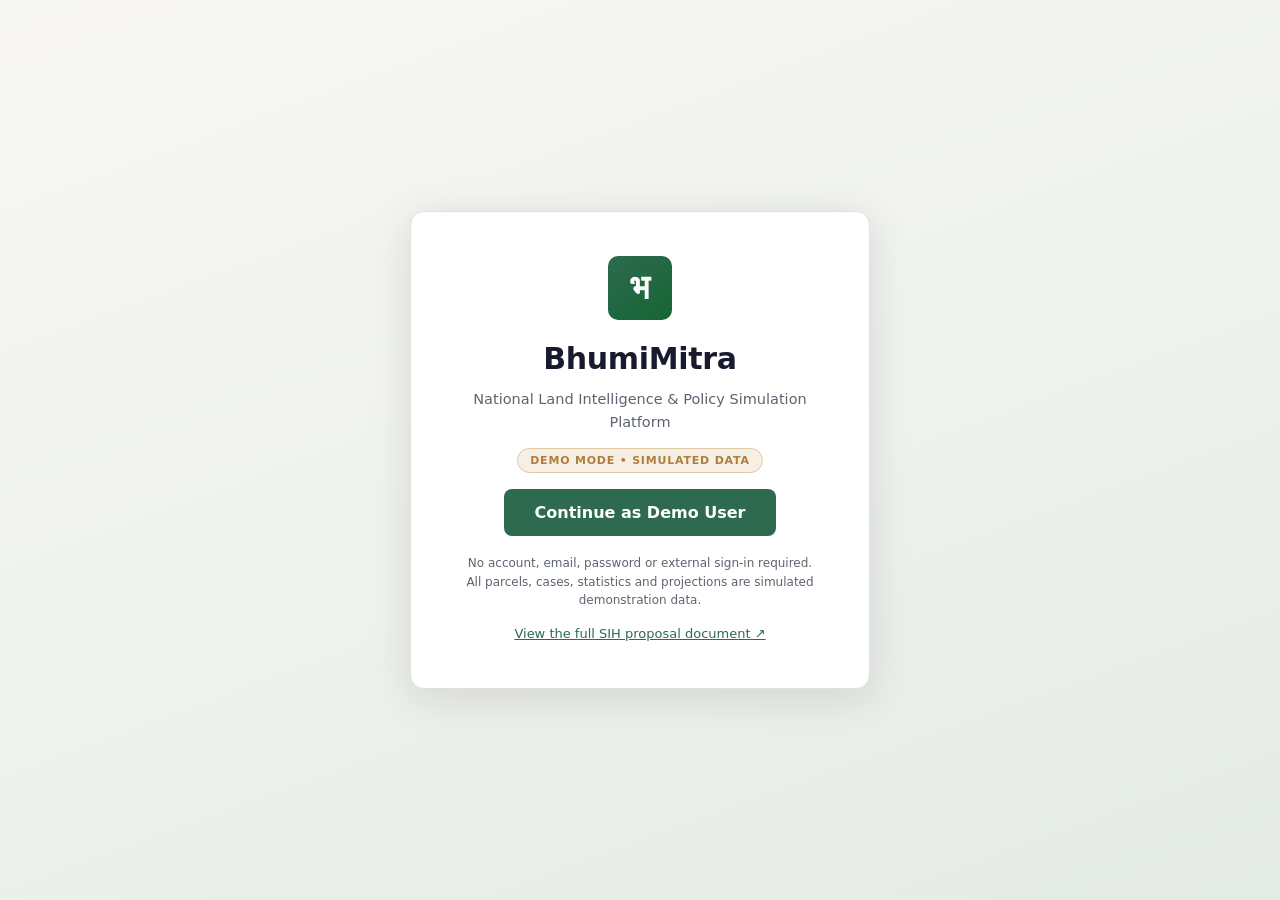
<file: index.html>
<!DOCTYPE html>
<html lang="en">
<head>
<meta charset="UTF-8" />
<meta name="viewport" content="width=device-width, initial-scale=1.0" />
<title>BhumiMitra — National Land Intelligence &amp; Policy Simulation Platform (Demo)</title>
<meta name="description" content="BhumiMitra demo platform: Digital Land Twin, GIS Explorer, Policy Impact Sandbox, Dispute Early Warning Radar, Research Hub and Ask BhumiMitra AI — trilingual (English / मराठी / हिन्दी), running on clearly-labeled simulated demo data. SIH 2026 · PS 26019 · DILRMP 3.0." />
<link rel="stylesheet" href="vendor/leaflet.css" />
<link rel="stylesheet" href="app.css" />
</head>
<body>

<!-- ================= DEMO GATE ================= -->
<div id="demo-gate" class="demo-gate" hidden>
  <div class="gate-card">
    <span class="brand-mark gate-mark" aria-hidden="true">भ</span>
    <h1>BhumiMitra</h1>
    <p class="gate-sub" data-i18n="gate.sub">National Land Intelligence &amp; Policy Simulation Platform</p>
    <span class="demo-flag" data-i18n="pill.demo">DEMO MODE • Simulated Data</span>
    <button id="gate-continue" class="btn btn-primary btn-lg" data-i18n="gate.cta">Continue as Demo User</button>
    <p class="fineprint gate-note"><span data-i18n="gate.note1">No account, email, password or external sign-in required.</span><br /><span data-i18n="gate.note2">All parcels, cases, statistics and projections are simulated demonstration data.</span></p>
    <p class="gate-links"><a href="proposal.html" data-i18n="gate.link">View the full SIH proposal document ↗</a></p>
  </div>
</div>

<div id="app-shell" hidden>

<!-- ================= HEADER ================= -->
<header class="appbar">
  <div class="appbar-top">
    <a class="brand" href="#" id="brand-home" aria-label="BhumiMitra home">
      <span class="brand-mark" aria-hidden="true">भ</span>
      <span class="brand-text">
        <strong>BhumiMitra</strong>
        <small data-i18n="brand.sub">National Land Intelligence &amp; Policy Platform</small>
      </span>
      <span class="badge-ready">DILRMP 3.0 Ready</span>
    </a>

    <div class="macro-pills" aria-label="Live national macro metrics (demo)">
      <span class="pill demo-pill"><i class="dot dot-ochre"></i><span data-i18n="pill.demo">DEMO MODE • Simulated Data</span></span>
      <span class="pill"><i class="dot dot-green"></i><span data-i18n="pill.ror">Digitized RoRs</span> <b>99.81%</b></span>
      <span class="pill"><i class="dot dot-ochre"></i><span data-i18n="pill.ulpin">ULPINs</span> <b>40.58+ Cr</b></span>
      <span class="pill"><i class="dot dot-navy"></i><span data-i18n="pill.rccms">RCCMS Courts</span> <b>94.1%</b></span>
    </div>

    <div class="appbar-actions">
      <div class="lang-wrap">
        <button id="lang-btn" class="lang-btn" aria-haspopup="true" aria-expanded="false" aria-label="Language">🌐 <span id="lang-label">English</span> <span aria-hidden="true">▾</span></button>
        <div id="lang-menu" class="profile-menu lang-menu" role="menu" hidden>
          <button role="menuitem" data-lang="en">English</button>
          <button role="menuitem" data-lang="mr">मराठी</button>
          <button role="menuitem" data-lang="hi">हिन्दी</button>
        </div>
      </div>

      <label class="role-switch">
        <span class="sr-only">Operational view</span>
        <select id="role-select" aria-label="Switch operational role view">
          <option value="researcher" data-i18n="role.researcher">Policy Researcher</option>
          <option value="collector" data-i18n="role.collector">District Collector</option>
          <option value="lro" data-i18n="role.lro">Land Records Officer</option>
        </select>
      </label>

      <div class="profile-wrap">
        <button id="profile-btn" class="profile-btn" aria-haspopup="true" aria-expanded="false">
          <span class="avatar" aria-hidden="true">DU</span> <span data-i18n="profile.btn">Demo User</span> <span aria-hidden="true">▾</span>
        </button>
        <div id="profile-menu" class="profile-menu" role="menu" hidden>
          <div class="pm-head">
            <strong data-i18n="profile.btn">Demo User</strong>
            <span data-i18n="profile.role">Government Researcher</span>
            <span data-i18n="profile.org">BhumiMitra Research Lab</span>
            <span class="risk-badge risk-low" data-i18n="profile.status">Demo Account</span>
          </div>
          <button role="menuitem" data-act="profile" data-i18n="profile.menu.profile">Profile</button>
          <button role="menuitem" data-act="reset" data-i18n="profile.menu.reset">Reset Demo</button>
          <button role="menuitem" data-act="logout" data-i18n="profile.menu.logout">Logout</button>
        </div>
      </div>

      <a class="link-quiet" href="proposal.html">Proposal&nbsp;Doc ↗</a>
      <button id="nav-toggle" class="nav-toggle" aria-expanded="false" aria-controls="mainnav">☰ <span class="sr-only">Menu</span></button>
    </div>
  </div>

  <nav id="mainnav" class="mainnav" aria-label="Main tabs">
    <button class="navtab active" data-tab="dashboard" aria-selected="true" data-i18n="nav.dashboard">Dashboard</button>
    <button class="navtab" data-tab="gis" aria-selected="false" data-i18n="nav.gis">GIS Explorer</button>
    <button class="navtab" data-tab="policylab" aria-selected="false" data-i18n="nav.policylab">Policy Lab</button>
    <button class="navtab" data-tab="twin" aria-selected="false" data-i18n="nav.twin">Digital Land Twin</button>
    <button class="navtab" data-tab="radar" aria-selected="false" data-i18n="nav.radar">Dispute Radar</button>
    <button class="navtab" data-tab="research" aria-selected="false" data-i18n="nav.research">Research Hub</button>
    <button class="navtab" data-tab="rag" aria-selected="false" data-i18n="nav.rag">Ask BhumiMitra AI</button>
    <button class="navtab" data-tab="reports" aria-selected="false" data-i18n="nav.reports">Reports</button>
  </nav>
</header>

<div class="role-banner" id="role-banner" hidden></div>

<main>

<!-- ================= TAB · DASHBOARD ================= -->
<section id="tab-dashboard" class="tabpanel active" aria-label="National Dashboard">
  <div class="wrap">
    <div class="section-head">
      <div>
        <h1 data-i18n="dash.title">National Land Intelligence Dashboard</h1>
        <p class="subtitle" data-i18n="dash.subtitle">Federated view across five demo states — land use, climate risk, urban expansion, disputes and infrastructure.</p>
      </div>
      <span class="demo-flag" data-i18n="flag.demoPlatform">Demo Platform Data</span>
    </div>

    <div class="metrics-strip" id="metrics-strip" aria-label="Platform intelligence metrics"></div>

    <div class="card map-card">
      <div class="map-controls">
        <div class="ctl">
          <label for="map-search" data-i18n="map.search">Search location</label>
          <input id="map-search" type="search" placeholder="e.g. Pune, Warangal, Maharashtra" autocomplete="off" data-i18n-ph="map.searchPh" />
        </div>
        <div class="ctl">
          <label for="state-select" data-i18n="map.state">State</label>
          <select id="state-select">
            <option value="ALL" data-i18n="map.allStates">All demo states</option>
            <option value="MH">Maharashtra</option>
            <option value="KA">Karnataka</option>
            <option value="GJ">Gujarat</option>
            <option value="TG">Telangana</option>
            <option value="MP">Madhya Pradesh</option>
          </select>
        </div>
        <div class="ctl">
          <label for="layer-select" data-i18n="map.layer">Layer</label>
          <select id="layer-select">
            <option value="landuse" data-i18n="layer.landuse">Land Use (Agri %)</option>
            <option value="climate" data-i18n="layer.climate">Climate Risk Composite</option>
            <option value="urban" data-i18n="layer.urban">Urban Expansion</option>
            <option value="disputes" data-i18n="layer.disputes">Dispute Density</option>
            <option value="infra" data-i18n="layer.infra">Infrastructure Index</option>
          </select>
        </div>
        <div class="ctl ctl-buttons">
          <button class="btn btn-ghost" id="map-reset" data-i18n="map.reset">Reset</button>
          <button class="btn btn-ghost" id="map-compare" data-i18n="map.compare">Compare MH vs KA</button>
          <button class="btn btn-primary" id="goto-gis" data-i18n="map.openGis">Open GIS Explorer →</button>
        </div>
      </div>
      <div class="map-body">
        <div id="national-map" class="map" role="application" aria-label="Interactive national intelligence map"></div>
        <div class="map-side">
          <div class="legend" id="map-legend" aria-label="Map legend"></div>
          <div class="compare-box" id="compare-box" hidden>
            <h3 data-i18n="compare.title">Region Comparison — Maharashtra vs Karnataka</h3>
            <table class="mini-table">
              <thead><tr><th data-i18n="preset.region">Region</th><th>Maharashtra</th><th>Karnataka</th></tr></thead>
              <tbody id="compare-body"></tbody>
            </table>
          </div>
          <p class="fineprint" data-i18n="map.fineprint">Schematic demo boundaries — not official Survey of India geometry. Tile data © OpenStreetMap contributors.</p>
        </div>
      </div>
    </div>

    <div class="grid-2">
      <div class="card">
        <div class="card-head"><h2><span data-i18n="lu.title">Land Use Analytics —</span> <span id="lu-state-name">Maharashtra</span></h2><span class="demo-flag small" data-i18n="flag.demoPlatform">Demo Platform Data</span></div>
        <p class="card-sub" data-i18n="lu.sub">Share of geographic area (%), 2015 → 2025. Urban growth vs agricultural contraction is the key policy signal.</p>
        <div class="chart-box"><canvas id="landuse-chart" aria-label="Land use change chart"></canvas></div>
      </div>
      <div class="card">
        <div class="card-head"><h2><span data-i18n="cl.title">Climate-Land Intelligence —</span> <span id="cl-state-name">Maharashtra</span></h2><span class="demo-flag small" data-i18n="flag.demoPlatform">Demo Platform Data</span></div>
        <p class="card-sub" data-i18n="cl.sub">Parcel-weighted risk exposure indices (0–100).</p>
        <div class="risk-list" id="climate-risks"></div>
      </div>
    </div>

    <div class="grid-2">
      <div class="card">
        <div class="card-head"><h2><span data-i18n="rs.title">Research Highlights —</span> <span id="rs-state-name">Maharashtra</span></h2><span class="demo-flag small" data-i18n="flag.demoDataset">Demo Dataset</span></div>
        <ul class="prose-list" id="state-research"></ul>
        <button class="btn btn-ghost" id="goto-research" data-i18n="dash.gotoResearch">Open Research Hub →</button>
      </div>
      <div class="card">
        <div class="card-head"><h2><span data-i18n="pl.title">Policy Information —</span> <span id="pl-state-name">Maharashtra</span></h2><span class="demo-flag small" data-i18n="flag.simulated">Simulated</span></div>
        <p class="policy-note" id="state-policy"></p>
        <button class="btn btn-ghost" id="goto-policylab" data-i18n="dash.gotoPolicy">Open Policy Lab →</button>
      </div>
    </div>
  </div>
</section>

<!-- ================= TAB · GIS EXPLORER ================= -->
<section id="tab-gis" class="tabpanel" aria-label="GIS Explorer" hidden>
  <div class="wrap">
    <div class="section-head">
      <div>
        <h1 data-i18n="gis.title">GIS Explorer</h1>
        <p class="subtitle" data-i18n="gis.subtitle">Drill down State → District → Demo Region. Toggle land-use, climate, urban-growth, dispute and infrastructure overlays on a live interactive map.</p>
      </div>
      <span class="demo-flag" data-i18n="flag.demoGeo">Demo GeoJSON · Simulated layers</span>
    </div>

    <div class="card">
      <div class="gis-controls">
        <div class="ctl"><label for="gis-state" data-i18n="gis.state">State</label><select id="gis-state"></select></div>
        <div class="ctl"><label for="gis-district" data-i18n="gis.district">District</label><select id="gis-district"></select></div>
        <div class="ctl"><label for="gis-region" data-i18n="gis.region">Demo Region</label><select id="gis-region"></select></div>
        <div class="ctl ctl-buttons"><button class="btn btn-ghost" id="gis-reset" data-i18n="gis.reset">Reset View</button></div>
      </div>

      <div class="gis-body">
        <div id="gis-map" class="map" role="application" aria-label="GIS Explorer interactive map"></div>
        <div class="map-side">
          <div class="layer-panel" aria-label="Layer toggles">
            <h4 data-i18n="gis.layers">Layers</h4>
            <label class="layer-toggle"><input type="checkbox" id="lyr-landuse" checked /> <span data-i18n="lyr.landuse">Land Use</span></label>
            <label class="layer-toggle"><input type="checkbox" id="lyr-climate" /> <span data-i18n="lyr.climate">Climate Risk</span></label>
            <label class="layer-toggle"><input type="checkbox" id="lyr-urban" /> <span data-i18n="lyr.urban">Urban Growth</span></label>
            <label class="layer-toggle"><input type="checkbox" id="lyr-disputes" /> <span data-i18n="lyr.disputes">Dispute Hotspots</span></label>
            <label class="layer-toggle"><input type="checkbox" id="lyr-infra" /> <span data-i18n="lyr.infra">Infrastructure</span></label>
            <label class="layer-toggle"><input type="checkbox" id="lyr-water" /> <span data-i18n="lyr.water">Water Bodies</span></label>
          </div>
          <div class="legend" id="gis-legend"></div>
        </div>
      </div>

      <div class="grid-2" style="margin-top:16px">
        <div class="region-info" id="gis-region-info">
          <h3 data-i18n="gis.infoTitle">Region Land-Use Information</h3>
          <p class="fineprint" data-i18n="gis.infoHint">Select a demo region to view its land-use, climate-risk and dispute profile.</p>
        </div>
        <div class="region-info" id="gis-climate-info">
          <h3 data-i18n="gis.climateTitle">Climate Risk Profile</h3>
          <p class="fineprint" data-i18n="gis.climateHint">Driven by the selected region's demo water-stress and heat indices.</p>
        </div>
      </div>
      <p class="fineprint" data-i18n="gis.fineprint">All layer values are simulated demo data rendered over OpenStreetMap base tiles. Boundaries are schematic.</p>
    </div>
  </div>
</section>

<!-- ================= TAB · POLICY LAB ================= -->
<section id="tab-policylab" class="tabpanel" aria-label="Policy Lab" hidden>
  <div class="wrap">
    <div class="section-head">
      <div>
        <h1 data-i18n="policy.title">Policy Lab</h1>
        <p class="subtitle" data-i18n="policy.subtitle">Policy Impact Sandbox and Counterfactual Simulator — test legislative and fiscal reforms before gazette notification.</p>
      </div>
      <span class="demo-flag" data-i18n="flag.simResult">Simulated Demo Results</span>
    </div>

    <div class="card sandbox-card">
      <div class="card-head">
        <h2 data-i18n="sb.title">Policy Impact Sandbox</h2>
        <span class="demo-flag small" data-i18n="flag.simResult">Simulated Demo Result</span>
      </div>
      <p class="card-sub" data-i18n="sb.sub">Example scenario: “Convert 500 hectares of agricultural land into an industrial development zone in Pune over 5 years.”</p>

      <form id="sandbox-form" class="sandbox-form" novalidate>
        <div class="ctl">
          <label for="sb-region" data-i18n="sb.region">Region</label>
          <select id="sb-region">
            <option value="MH">Maharashtra — Pune</option>
            <option value="KA">Karnataka — Bengaluru</option>
            <option value="GJ">Gujarat — Dholera</option>
            <option value="TG">Telangana — Warangal</option>
            <option value="MP">Madhya Pradesh — Bhopal</option>
          </select>
        </div>
        <div class="ctl">
          <label for="sb-change" data-i18n="sb.change">Land-use change</label>
          <select id="sb-change">
            <option value="agri-industrial" data-i18n="ch.industrial">Agricultural → Industrial zone</option>
            <option value="agri-urban" data-i18n="ch.urban">Agricultural → Residential/Urban</option>
            <option value="agri-solar" data-i18n="ch.solar">Agricultural → Solar park</option>
            <option value="forest-eco" data-i18n="ch.eco">Degraded → Afforestation/Eco zone</option>
            <option value="agri-protect" data-i18n="ch.protect">Agricultural protection / conservation</option>
          </select>
        </div>
        <div class="ctl">
          <label for="sb-area" data-i18n="sb.area">Area (hectares)</label>
          <input id="sb-area" type="number" min="10" max="100000" step="10" value="500" />
        </div>
        <div class="ctl">
          <label for="sb-policy" data-i18n="sb.policy">Policy type</label>
          <select id="sb-policy">
            <option value="conversion" data-i18n="pt.conversion">Direct conversion (CLU order)</option>
            <option value="pooling" data-i18n="pt.pooling">Land pooling scheme</option>
            <option value="lease" data-i18n="pt.lease">Long-term lease model</option>
            <option value="acquisition" data-i18n="pt.acquisition">Acquisition &amp; rehabilitation</option>
          </select>
        </div>
        <div class="ctl">
          <label for="sb-horizon" data-i18n="sb.horizon">Time horizon</label>
          <select id="sb-horizon">
            <option value="5" data-i18n="h.5">5 years</option>
            <option value="10" selected data-i18n="h.10">10 years</option>
            <option value="15" data-i18n="h.15">15 years</option>
          </select>
        </div>
        <div class="ctl ctl-buttons">
          <button type="submit" class="btn btn-primary" id="sb-run" data-i18n="sb.run">Run Simulation</button>
        </div>
      </form>
      <p id="sandbox-error" class="form-error" role="alert" hidden></p>

      <div class="thinking" id="sandbox-loading" hidden><span class="spinner" aria-hidden="true"></span> <span data-i18n="sb.loading">Running land impact simulation…</span></div>

      <div id="sandbox-result" hidden>
        <h3 class="flow-title" data-i18n="sb.flowTitle">CURRENT STATE → POLICY SCENARIO → PROJECTED IMPACT</h3>
        <div class="flow-strip" id="sandbox-flow"></div>
        <div class="impact-grid" id="sandbox-impacts"></div>
        <div class="scenario-compare" id="scenario-compare" hidden>
          <h3 data-i18n="cmp.title">Scenario A vs Scenario B</h3>
          <table class="mini-table">
            <thead><tr><th data-i18n="preset.region">Region</th><th id="sa-head">Scenario A</th><th id="sb-head">Scenario B</th></tr></thead>
            <tbody id="scenario-body"></tbody>
          </table>
          <p class="fineprint" id="scenario-note"></p>
        </div>
      </div>

      <div class="sandbox-actions">
        <button class="btn btn-ghost" id="compare-scenarios-btn" data-i18n="cmp.btn">Compare Scenarios (Industrial vs Agricultural Protection)</button>
      </div>
      <div id="preset-compare" hidden>
        <h3 class="flow-title" data-i18n="preset.title">PRESET COMPARISON — SIMULATED DEMO RESULT</h3>
        <div class="grid-2">
          <div class="scenario-card" id="preset-a"></div>
          <div class="scenario-card" id="preset-b"></div>
        </div>
        <div class="table-scroll" style="margin-top:12px">
          <table class="mini-table preset-table">
            <thead><tr><th data-i18n="preset.region">Region</th><th data-i18n="preset.a">Scenario A — Industrial Development</th><th data-i18n="preset.b">Scenario B — Agricultural Protection</th></tr></thead>
            <tbody id="preset-body"></tbody>
          </table>
        </div>
      </div>
    </div>

    <div class="grid-sim">
      <div class="card sim-controls">
        <h2 data-i18n="sim.title">Policy Counterfactual Simulator</h2>
        <p class="card-sub" data-i18n="sim.sub">Agent-based levers calibrated on demo transaction distributions.</p>

        <div class="lever">
          <div class="lever-head"><label for="sl-ceiling" data-i18n="lev.ceiling">Statutory Land Ceiling Adjustment</label><output id="out-ceiling">0%</output></div>
          <input type="range" id="sl-ceiling" min="-40" max="40" step="5" value="0" />
          <p class="lever-hint" data-i18n="levh.ceiling">Negative = tighter ceilings (more redistribution pressure); positive = relaxed ceilings.</p>
        </div>

        <div class="lever">
          <div class="lever-head"><label for="sl-stamp" data-i18n="lev.stamp">Registration Stamp Duty Rate</label><output id="out-stamp">6.0%</output></div>
          <input type="range" id="sl-stamp" min="1" max="9" step="0.5" value="6" />
          <p class="lever-hint" data-i18n="levh.stamp">Current band in most states: 5–7%. Cuts drive formalization; very low rates invite speculation.</p>
        </div>

        <div class="lever">
          <div class="lever-head"><label for="sl-tenancy" data-i18n="lev.tenancy">Tenancy Rights Security Index</label><output id="out-tenancy">50</output></div>
          <input type="range" id="sl-tenancy" min="20" max="100" step="5" value="50" />
          <p class="lever-hint" data-i18n="levh.tenancy">20 = informal/concealed tenancy; 100 = model tenancy law with full rental-authority coverage.</p>
        </div>

        <button class="btn btn-primary btn-block" id="sim-recalc" data-i18n="sim.recalc">Recalculate Scenario</button>
        <div class="verdict-card" id="sim-verdict" aria-live="polite"></div>
      </div>

      <div class="sim-right">
        <div class="card">
          <div class="card-head"><h2 data-i18n="sim.chartTitle">10-Year Projections (2026 → 2036)</h2><span class="demo-flag small" data-i18n="flag.demoCalib">Demo calibration</span></div>
          <div class="chart-box tall"><canvas id="sim-chart" aria-label="Ten year policy projection chart"></canvas></div>
          <p class="fineprint" data-i18n="sim.chartNote">Indices baseline = 100 at 2026 policy settings (ceiling 0%, duty 6%, tenancy 50). Credit axis in ₹ Crores (right).</p>
        </div>
        <div class="card guardrails">
          <div class="card-head"><h2 data-i18n="gr.title">Policy Guardrails — Automated Recommendations</h2></div>
          <ul id="sim-guardrails"></ul>
        </div>
      </div>
    </div>
  </div>
</section>

<!-- ================= TAB · DIGITAL LAND TWIN ================= -->
<section id="tab-twin" class="tabpanel" aria-label="Digital Land Twin and Parcel Biography" hidden>
  <div class="wrap">
    <div class="section-head">
      <div>
        <h1 data-i18n="twin.title">Digital Land Twin &amp; Parcel Biography</h1>
        <p class="subtitle" data-i18n="twin.subtitle">Region-level twin (PAST → PRESENT → FUTURE) and parcel-level biographies with interactive cadastral maps.</p>
      </div>
      <span class="demo-flag" data-i18n="flag.demoParcel">Demo parcels · Simulated records</span>
    </div>

    <div class="card">
      <div class="card-head"><h2 data-i18n="twin.regionTitle">Region Twin — PAST → PRESENT → FUTURE</h2><span class="demo-flag small" data-i18n="flag.simulated">Simulated</span></div>
      <div class="gis-controls">
        <div class="ctl"><label for="twin-state" data-i18n="twin.state">State</label><select id="twin-state"></select></div>
        <div class="ctl"><label for="twin-district" data-i18n="twin.district">District</label><select id="twin-district"></select></div>
        <div class="ctl"><label for="twin-region" data-i18n="twin.region">Demo Region</label><select id="twin-region"></select></div>
      </div>
      <div class="twin-ppf" id="twin-ppf"></div>
      <p class="fineprint" id="twin-ppf-note"></p>
    </div>

    <div class="card">
      <div class="twin-search">
        <label for="parcel-search" class="sr-only">Search parcels</label>
        <input id="parcel-search" type="search" placeholder="Search by 14-digit Bhu-Aadhaar (ULPIN), Survey Number, Village or Parcel Code…" autocomplete="off" data-i18n-ph="twin.searchPh" />
        <button class="btn btn-primary" id="parcel-search-btn" data-i18n="twin.open">Open Twin</button>
      </div>
      <div class="quick-row" id="quick-parcels" aria-label="Quick select demo parcels"></div>
      <p id="parcel-error" class="form-error" role="alert" hidden></p>
    </div>

    <div id="twin-empty" class="card empty-state">
      <p data-i18n="twin.empty">Select a demo parcel above to open its Territorial Digital Twin — map, health card, biography and interactive life timeline.</p>
    </div>

    <div id="twin-detail" hidden>
      <div class="grid-twin">
        <div class="card">
          <div class="card-head"><h2 data-i18n="twin.cadastral">Cadastral View</h2><span class="status-badge" id="parcel-status"></span></div>
          <div id="parcel-map" class="map map-parcel" role="application" aria-label="Parcel cadastral map"></div>
          <p class="fineprint"><span class="risk-badge risk-low" data-i18n="flag.demoParcel">Demo Parcel</span> · <span data-i18n="twin.swatchNote">Boundary: litigated · clean · watch. Demo geometry, not a government record.</span></p>
        </div>

        <div class="card">
          <div class="card-head"><h2 data-i18n="twin.health">Parcel Health Card</h2><span class="demo-flag small" data-i18n="flag.demoParcel">Demo Parcel</span></div>
          <div class="twin-head-block">
            <p class="twin-ulpin" id="t-ulpin"></p>
            <p class="twin-geo" id="t-geo"></p>
          </div>
          <div class="metric-grid" id="t-metrics"></div>
          <p class="zoning-tag" id="t-zoning"></p>
          <div class="biography-box">
            <h3><span class="ai-chip">AI</span> <span data-i18n="twin.bioTitle">Parcel Biography</span></h3>
            <p id="t-bio"></p>
          </div>
          <div class="role-extra" id="t-role-extra" hidden></div>
        </div>
      </div>

      <div class="card">
        <div class="card-head"><h2 data-i18n="twin.timelineTitle">Chronological Life Timeline</h2><span class="demo-flag small" data-i18n="flag.clickExpand">Click events to expand</span></div>
        <ol class="life-timeline" id="t-timeline"></ol>
      </div>
    </div>
  </div>
</section>

<!-- ================= TAB · DISPUTE RADAR ================= -->
<section id="tab-radar" class="tabpanel" aria-label="Dispute Early Warning Radar" hidden>
  <div class="wrap">
    <div class="section-head">
      <div>
        <h1 data-i18n="radar.title">Dispute Early Warning Radar</h1>
        <p class="subtitle" data-i18n="radar.subtitle">Predictive 6–12 month dispute forecasting (RCCMS analytics) — fusing unmutated-inheritance backlogs, boundary resurvey mismatches and fragmentation depth into taluk-level flashpoint risk.</p>
      </div>
      <span class="demo-flag" data-i18n="flag.demoRccms">Demo RCCMS analytics</span>
    </div>

    <div class="radar-summary" id="radar-summary"></div>

    <div class="card">
      <div class="card-head">
        <h2 data-i18n="radar.register">Taluk Risk Register</h2>
        <div class="radar-actions">
          <button class="btn btn-ghost" id="radar-filter-high" data-i18n="radar.filterHigh">Show high-flashpoint only</button>
          <button class="btn btn-primary" id="radar-export" hidden>Export Intervention Plan (CSV)</button>
        </div>
      </div>
      <div class="table-scroll">
        <table class="data-table" id="radar-table">
          <thead>
            <tr>
              <th scope="col" data-i18n="rth.taluk">Taluk / District</th>
              <th scope="col" data-i18n="rth.risk">Risk Category</th>
              <th scope="col" class="num" data-i18n="rth.parcels">Total Parcels</th>
              <th scope="col" class="num" data-i18n="rth.cases">Pending RCCMS Cases</th>
              <th scope="col" data-i18n="rth.pendency">Avg. Pendency</th>
              <th scope="col" data-i18n="rth.driver">Primary Conflict Driver</th>
              <th scope="col" data-i18n="rth.intervention">Proactive Intervention</th>
            </tr>
          </thead>
          <tbody id="radar-body"></tbody>
        </table>
      </div>
      <p class="fineprint" data-i18n="radar.fineprint">Anonymized demo records — no real personal or case information. Pendency and case counts are simulated.</p>
    </div>

    <div class="grid-2">
      <div class="card">
        <div class="card-head"><h2 data-i18n="radar.mixTitle">Dispute Category Mix</h2><span class="demo-flag small" data-i18n="flag.demo">Demo</span></div>
        <div class="risk-list" id="dispute-mix"></div>
      </div>
      <div class="card">
        <div class="card-head"><h2 data-i18n="radar.logicTitle">Radar Logic — How Onset Is Predicted</h2></div>
        <ul class="prose-list" id="radar-logic">
          <li data-i18n="rlog.1"></li>
          <li data-i18n="rlog.2"></li>
          <li data-i18n="rlog.3"></li>
          <li data-i18n="rlog.4"></li>
          <li data-i18n="rlog.5"></li>
        </ul>
      </div>
    </div>
  </div>
</section>

<!-- ================= TAB · RESEARCH HUB ================= -->
<section id="tab-research" class="tabpanel" aria-label="Research Hub" hidden>
  <div class="wrap">
    <div class="section-head">
      <div>
        <h1 data-i18n="research.title">Research Intelligence Hub</h1>
        <p class="subtitle" data-i18n="research.subtitle">Search the demo research corpus — papers, policy briefs, government reports and case studies across the five demo states.</p>
      </div>
      <span class="demo-flag" data-i18n="flag.demoDataset">Demo Dataset</span>
    </div>

    <div class="card">
      <div class="research-controls">
        <div class="ctl ctl-grow">
          <label for="rs-q" data-i18n="research.search">Search</label>
          <input id="rs-q" type="search" placeholder="e.g. “urban expansion”, “climate risk”, “stamp duty”" autocomplete="off" data-i18n-ph="research.searchPh" />
        </div>
        <div class="ctl"><label for="rs-state" data-i18n="research.state">State</label><select id="rs-state"><option value="" data-i18n="research.allStates">All states</option></select></div>
        <div class="ctl"><label for="rs-year" data-i18n="research.year">Year</label><select id="rs-year"><option value="" data-i18n="research.allYears">All years</option></select></div>
        <div class="ctl"><label for="rs-topic" data-i18n="research.topic">Topic</label><select id="rs-topic"><option value="" data-i18n="research.allTopics">All topics</option></select></div>
        <div class="ctl"><label for="rs-type" data-i18n="research.type">Research Type</label><select id="rs-type"><option value="" data-i18n="research.allTypes">All types</option></select></div>
      </div>
      <p class="fineprint" id="rs-count"></p>
    </div>

    <div id="research-results" class="research-results"></div>
    <div id="research-empty" class="card empty-state" hidden><p><span data-i18n="research.empty">No demo research matches those filters. Broaden the search or</span> <button class="btn btn-ghost" id="rs-clear" data-i18n="research.clear">clear filters</button>.</p></div>
  </div>
</section>

<!-- ================= TAB · ASK BHUMIMITRA AI ================= -->
<section id="tab-rag" class="tabpanel" aria-label="Ask BhumiMitra AI" hidden>
  <div class="wrap">
    <div class="section-head">
      <div>
        <h1 data-i18n="ai.title">Ask BhumiMitra AI</h1>
        <p class="subtitle" data-i18n="ai.subtitle">Geo-GraphRAG research copilot — natural-language queries across land-governance legislation, simulated judgments and spatial evidence, answered with structured citations.</p>
      </div>
      <span class="demo-flag" data-i18n="flag.intent">Offline demo · Intent-based response engine</span>
    </div>

    <div class="card">
      <div class="twin-search">
        <label for="rag-input" class="sr-only">Research query</label>
        <input id="rag-input" type="search" placeholder="e.g. What are the major land-use changes in Maharashtra?" autocomplete="off" data-i18n-ph="ai.ph" />
        <button class="btn btn-primary" id="rag-search-btn" data-i18n="ai.ask">Ask BhumiMitra AI</button>
      </div>
      <div class="chip-row" id="rag-chips" aria-label="Example questions"></div>
    </div>

    <div id="rag-empty" class="card empty-state">
      <p data-i18n="ai.empty">Ask a question or pick an example above. The demo response engine always returns a grounded answer with insights, datasets, research, policy documents and GIS-layer citations.</p>
    </div>

    <div id="rag-answer" hidden>
      <div class="card answer-card">
        <p class="answer-q" id="rag-q"></p>
        <div class="thinking" id="rag-thinking" hidden>
          <span class="spinner" aria-hidden="true"></span> <span data-i18n="ai.thinking">Traversing knowledge graph · linking entities · grounding claims…</span>
        </div>
        <div id="rag-body" hidden>
          <h3><span data-i18n="ai.direct">Direct Answer</span> <span class="demo-flag small" data-i18n="ai.simResponse">Simulated AI Response</span></h3>
          <p class="answer-text" id="rag-text"></p>
          <div class="grid-2 answer-grid">
            <div><h3 data-i18n="ai.insights">Key Insights</h3><ul class="prose-list" id="rag-insights"></ul></div>
            <div><h3 data-i18n="ai.next">Suggested Next Actions</h3><ul class="prose-list" id="rag-next"></ul></div>
            <div><h3 data-i18n="ai.datasets">Relevant Datasets</h3><ul class="prose-list" id="rag-datasets"></ul></div>
            <div><h3 data-i18n="ai.research">Relevant Research</h3><ul class="prose-list" id="rag-research"></ul></div>
            <div><h3 data-i18n="ai.policy">Policy Documents</h3><ul class="prose-list" id="rag-policy"></ul></div>
            <div><h3 data-i18n="ai.layers">Related GIS Layers</h3><ul class="prose-list" id="rag-layers"></ul></div>
          </div>
          <p class="fineprint" data-i18n="ai.fineprint">Citations marked “demo/illustrative” reference document types, not verifiable official publications. No claim here is official Government of India statistics.</p>
        </div>
      </div>
    </div>
  </div>
</section>

<!-- ================= TAB · REPORTS ================= -->
<section id="tab-reports" class="tabpanel" aria-label="Report Generator" hidden>
  <div class="wrap">
    <div class="section-head">
      <div>
        <h1 data-i18n="reports.title">Policy Report Generator</h1>
        <p class="subtitle" data-i18n="reports.subtitle">Assemble a demo policy report from the selected region, scenario, research evidence and GIS findings — then preview, print or download.</p>
      </div>
      <span class="demo-flag" data-i18n="flag.simulated">Simulated Report</span>
    </div>

    <div class="card">
      <div class="research-controls">
        <div class="ctl"><label for="rp-region" data-i18n="rp.region">Region</label><select id="rp-region"></select></div>
        <div class="ctl"><label for="rp-scenario" data-i18n="rp.scenario">Policy Scenario</label><select id="rp-scenario">
          <option value="agri-industrial" data-i18n="rp.scen.industrial">Agricultural → Industrial (500 ha, 5 yr)</option>
          <option value="agri-protect" data-i18n="rp.scen.protect">Agricultural Protection (500 ha, 5 yr)</option>
          <option value="agri-solar" data-i18n="rp.scen.solar">Agricultural → Solar Park (300 ha, 10 yr)</option>
        </select></div>
        <div class="ctl ctl-grow"><label for="rp-research" data-i18n="rp.research">Research Evidence</label><select id="rp-research"></select></div>
        <div class="ctl"><label data-i18n="rp.findings">GIS Findings</label>
          <div class="gis-findings">
            <label class="layer-toggle"><input type="checkbox" id="rp-f-climate" checked /> <span data-i18n="rp.fClimate">Climate risk layer</span></label>
            <label class="layer-toggle"><input type="checkbox" id="rp-f-urban" checked /> <span data-i18n="rp.fUrban">Urban growth layer</span></label>
            <label class="layer-toggle"><input type="checkbox" id="rp-f-disputes" /> <span data-i18n="rp.fDisputes">Dispute hotspots</span></label>
          </div>
        </div>
        <div class="ctl ctl-buttons">
          <button class="btn btn-primary" id="rp-generate" data-i18n="rp.generate">Generate Report</button>
        </div>
      </div>
    </div>

    <div id="report-output" hidden>
      <div class="card">
        <div class="card-head">
          <h2 data-i18n="rp.preview">Report Preview</h2>
          <div class="radar-actions">
            <button class="btn btn-ghost" id="rp-print" data-i18n="rp.print">Print / Save as PDF</button>
            <button class="btn btn-primary" id="rp-download" data-i18n="rp.download">Download Demo Report</button>
          </div>
        </div>
        <div id="report-preview" class="report-preview"></div>
      </div>
    </div>
  </div>
</section>

</main>

<footer class="app-footer">
  <div class="wrap">
    <p><strong>BhumiMitra</strong> <span data-i18n="foot.1">— Bharat Land Intelligence Ecosystem · SIH 2026 · PS ID 26019 · Aligned with DILRMP 3.0, InDEA 2.0, NDEAR &amp; DPDP Act 2023.</span></p>
    <p class="fineprint" data-i18n="foot.2">DEMO MODE • Self-contained prototype. All figures, parcels, cases, research records and projections are simulated demo data and must not be cited as official statistics or real government records.</p>
  </div>
</footer>

</div><!-- /app-shell -->

<div id="modal-backdrop" class="modal-backdrop" hidden>
  <div class="modal" role="dialog" aria-modal="true" aria-labelledby="modal-title">
    <div class="modal-head"><h2 id="modal-title"></h2><button id="modal-close" class="modal-close" aria-label="Close dialog">✕</button></div>
    <div class="modal-body" id="modal-body"></div>
  </div>
</div>

<div id="toast" class="toast" role="status" aria-live="polite" hidden></div>

<script src="vendor/leaflet.js"></script>
<script src="vendor/chart.umd.js"></script>
<script src="i18n.js"></script>
<script src="i18n-mr.js"></script>
<script src="i18n-hi.js"></script>
<script src="content-i18n.js"></script>
<script src="data.js"></script>
<script src="data2.js"></script>
<script src="app.js"></script>
</body>
</html>
</file>
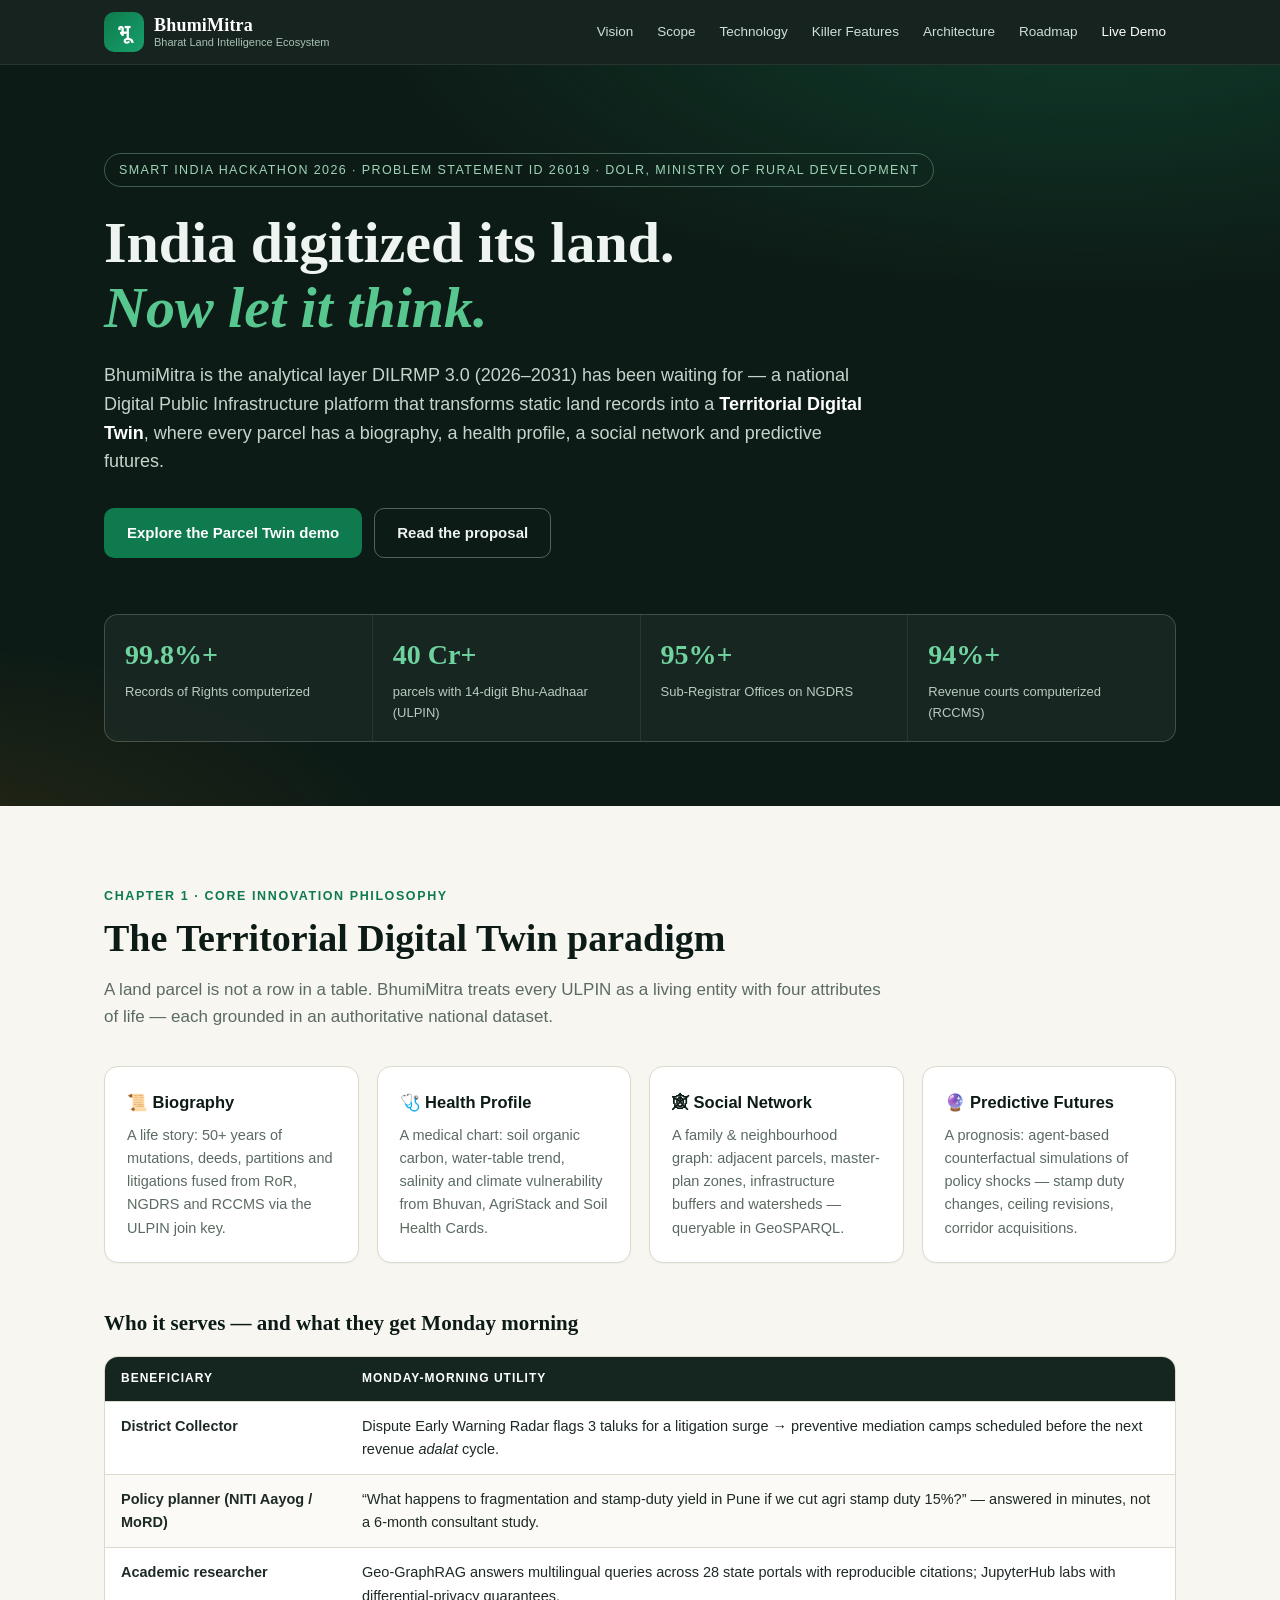
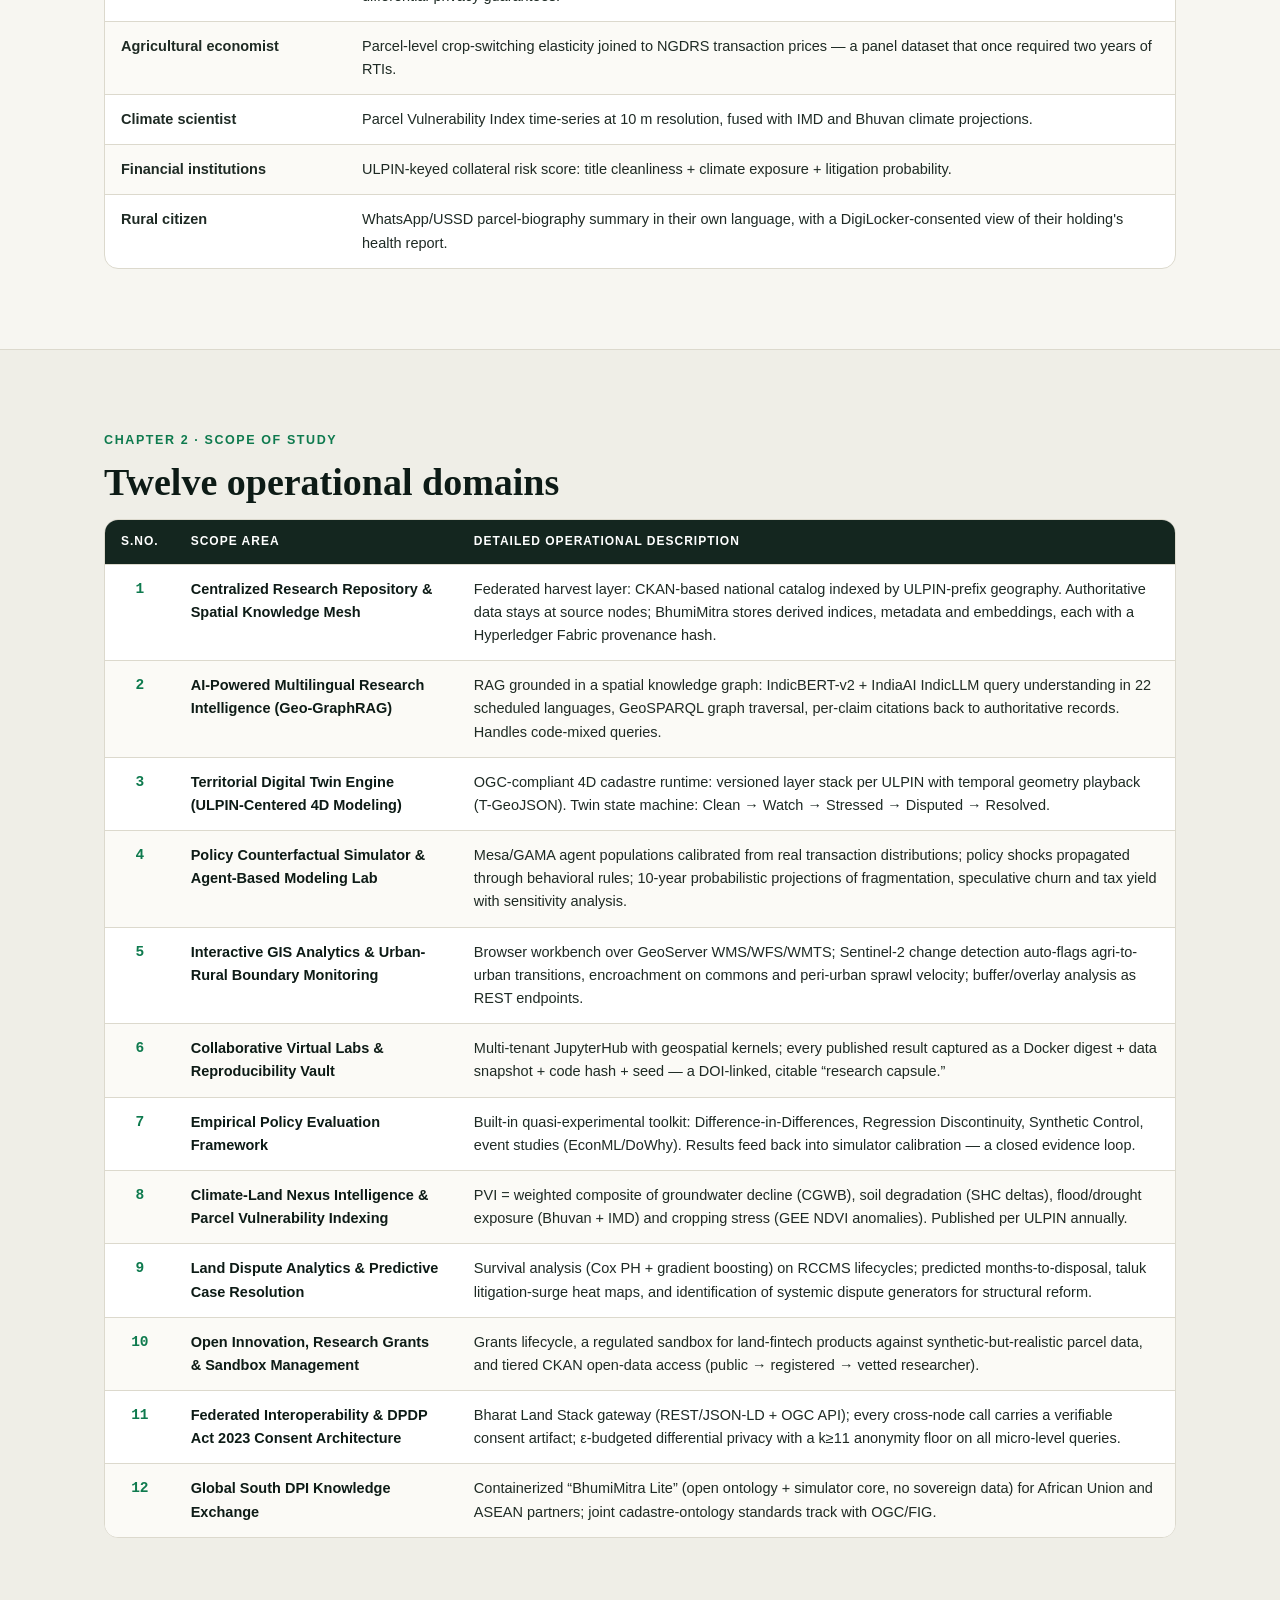
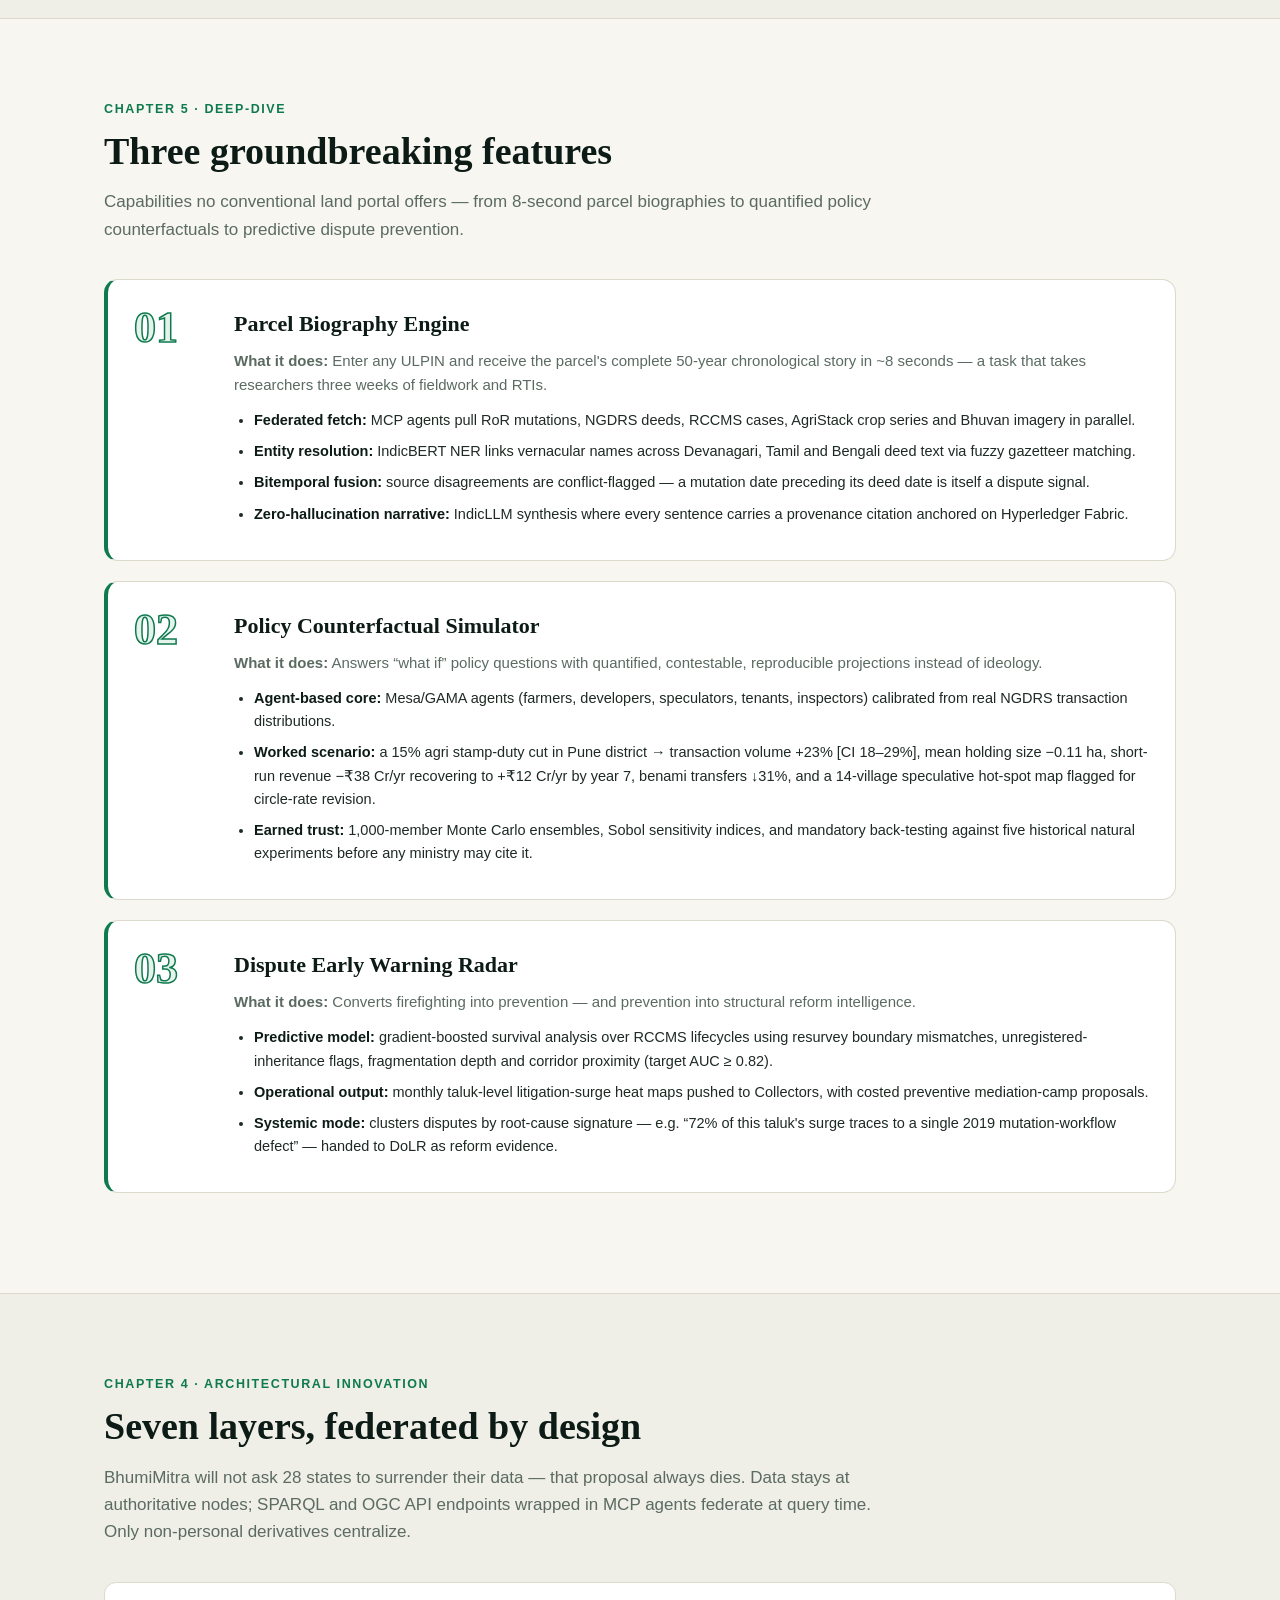
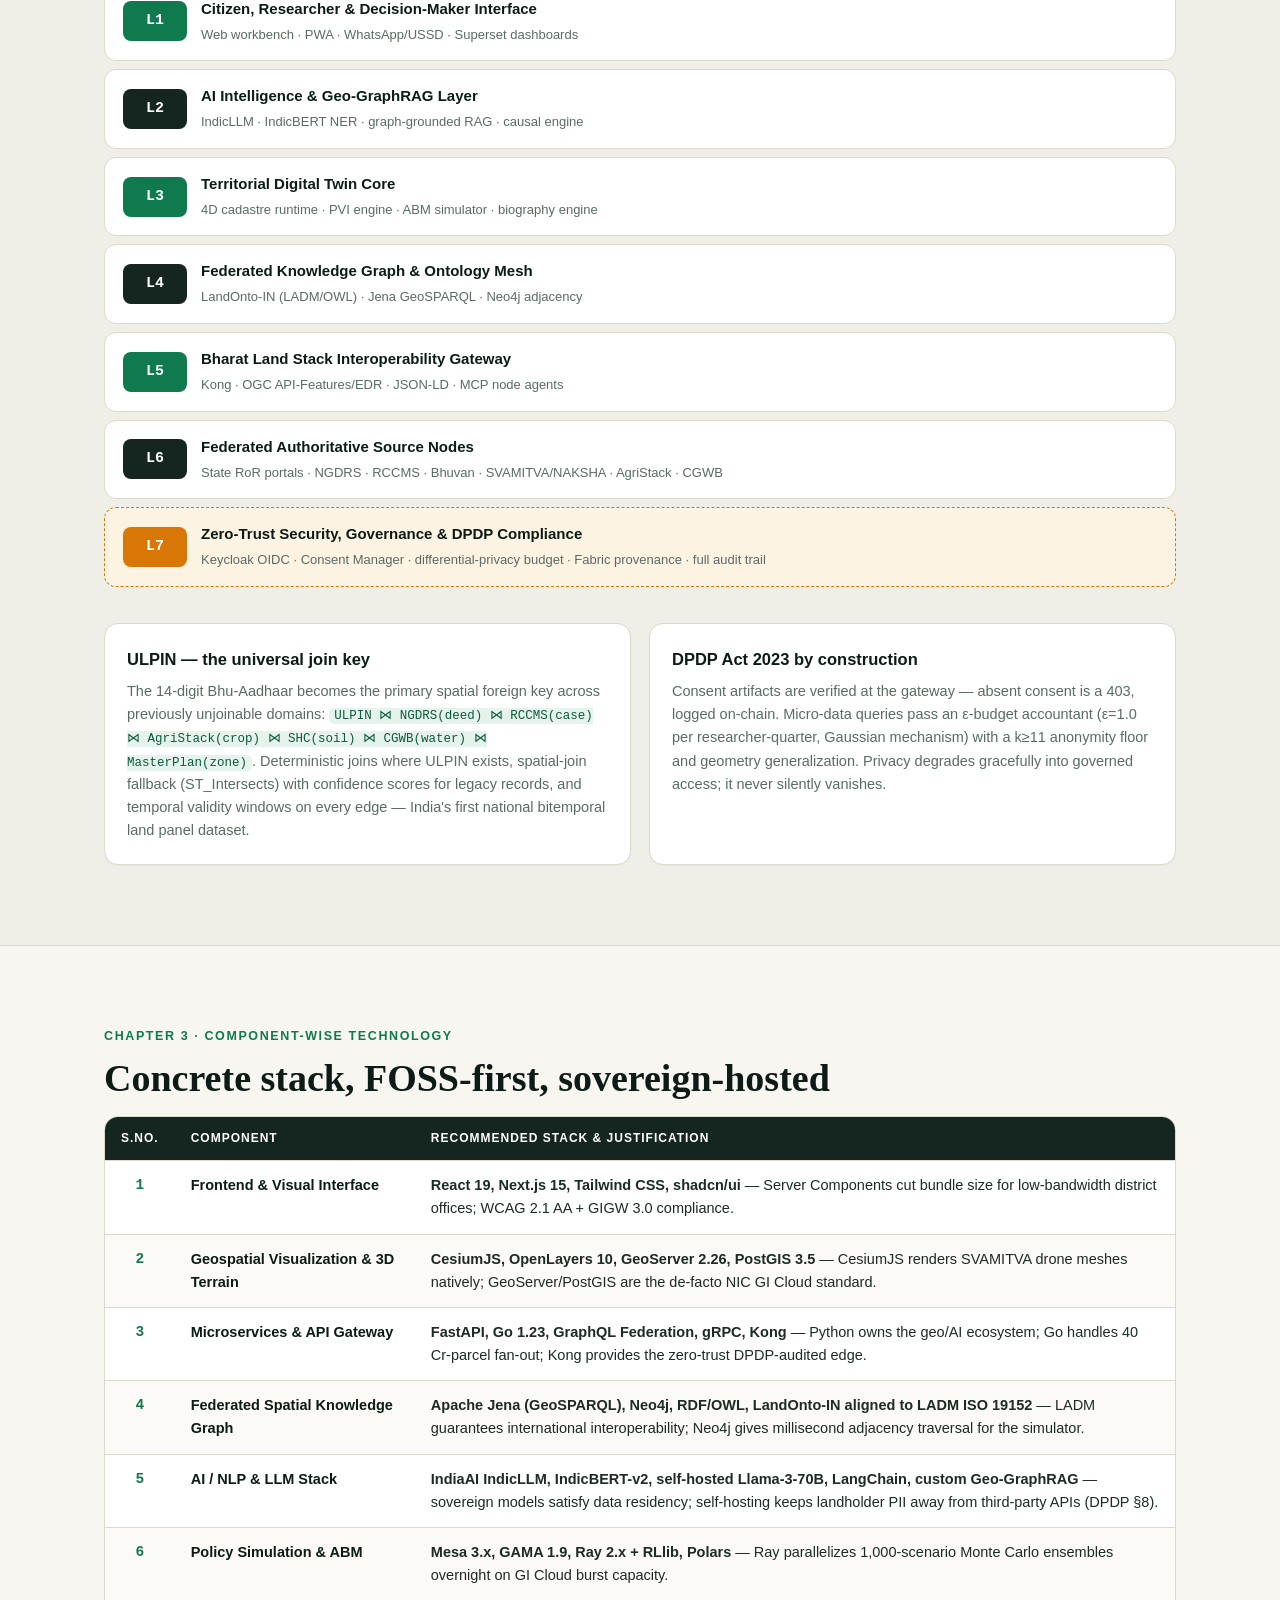
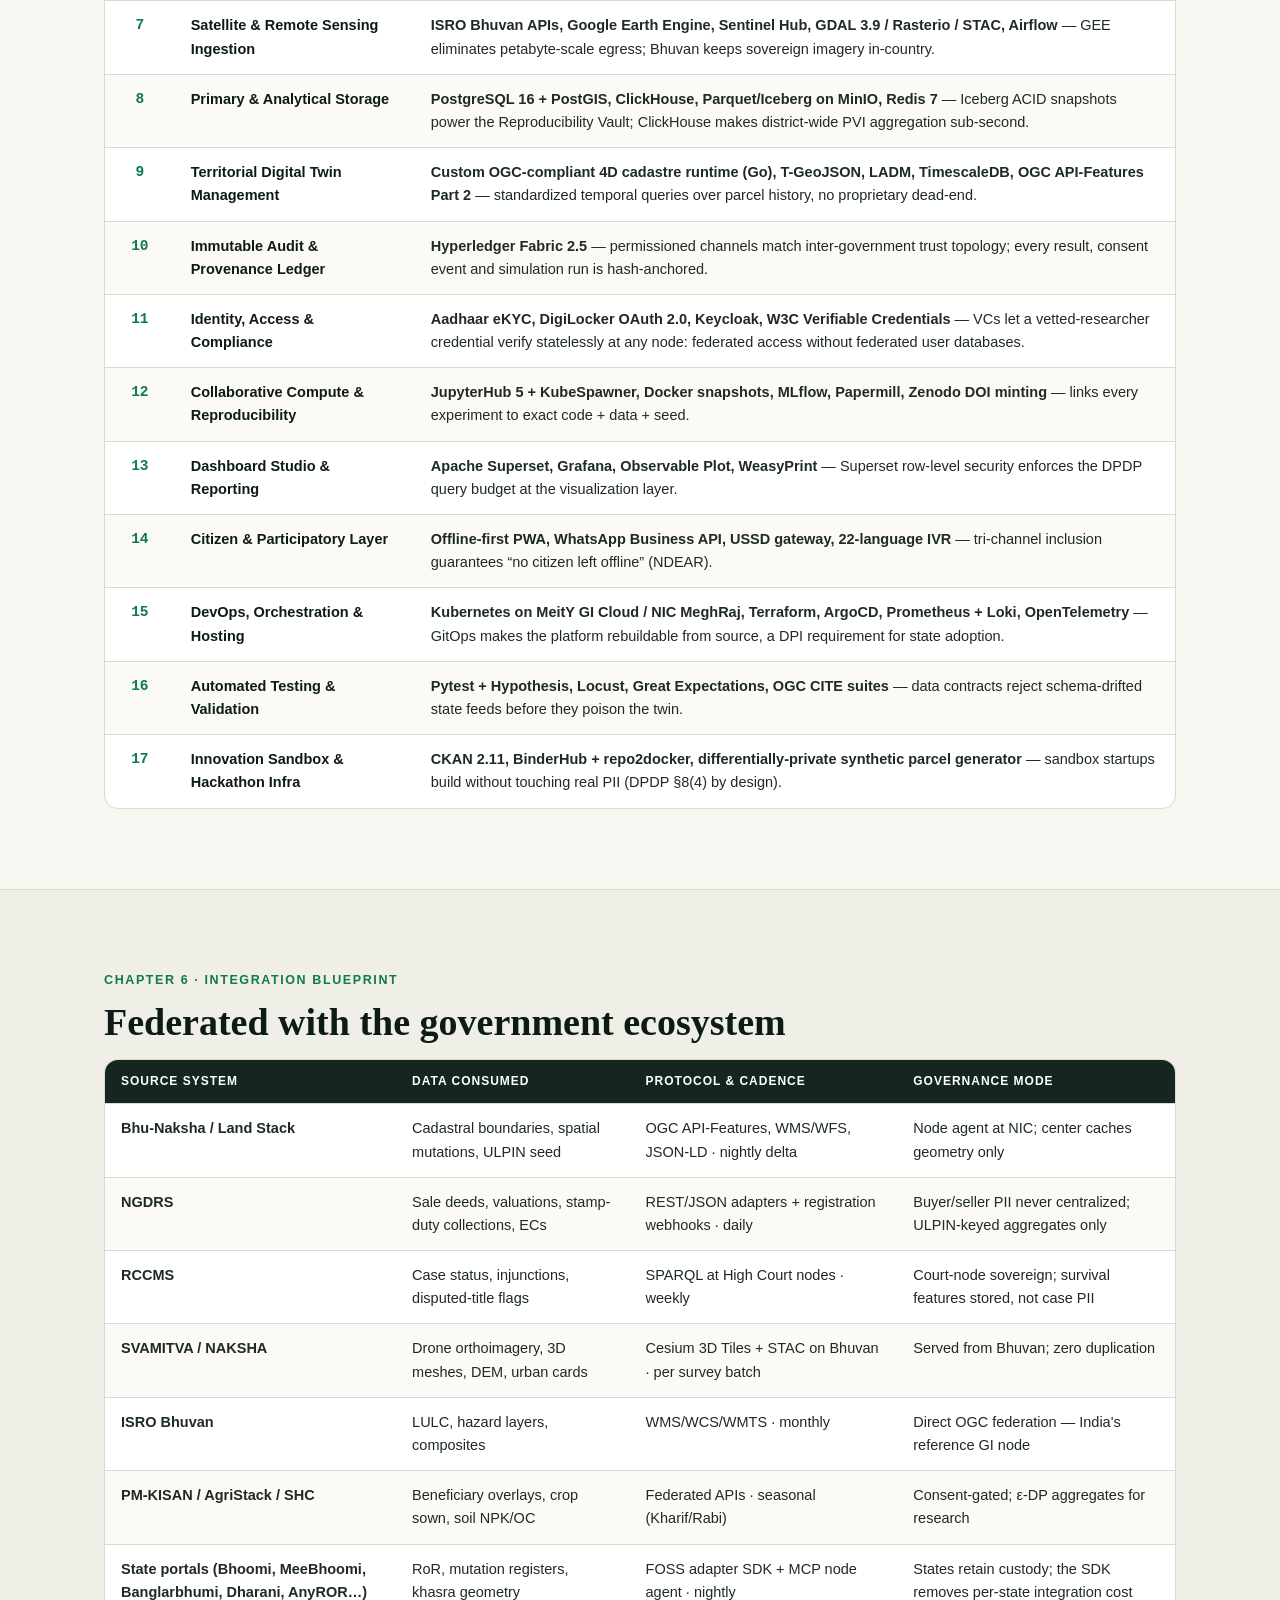
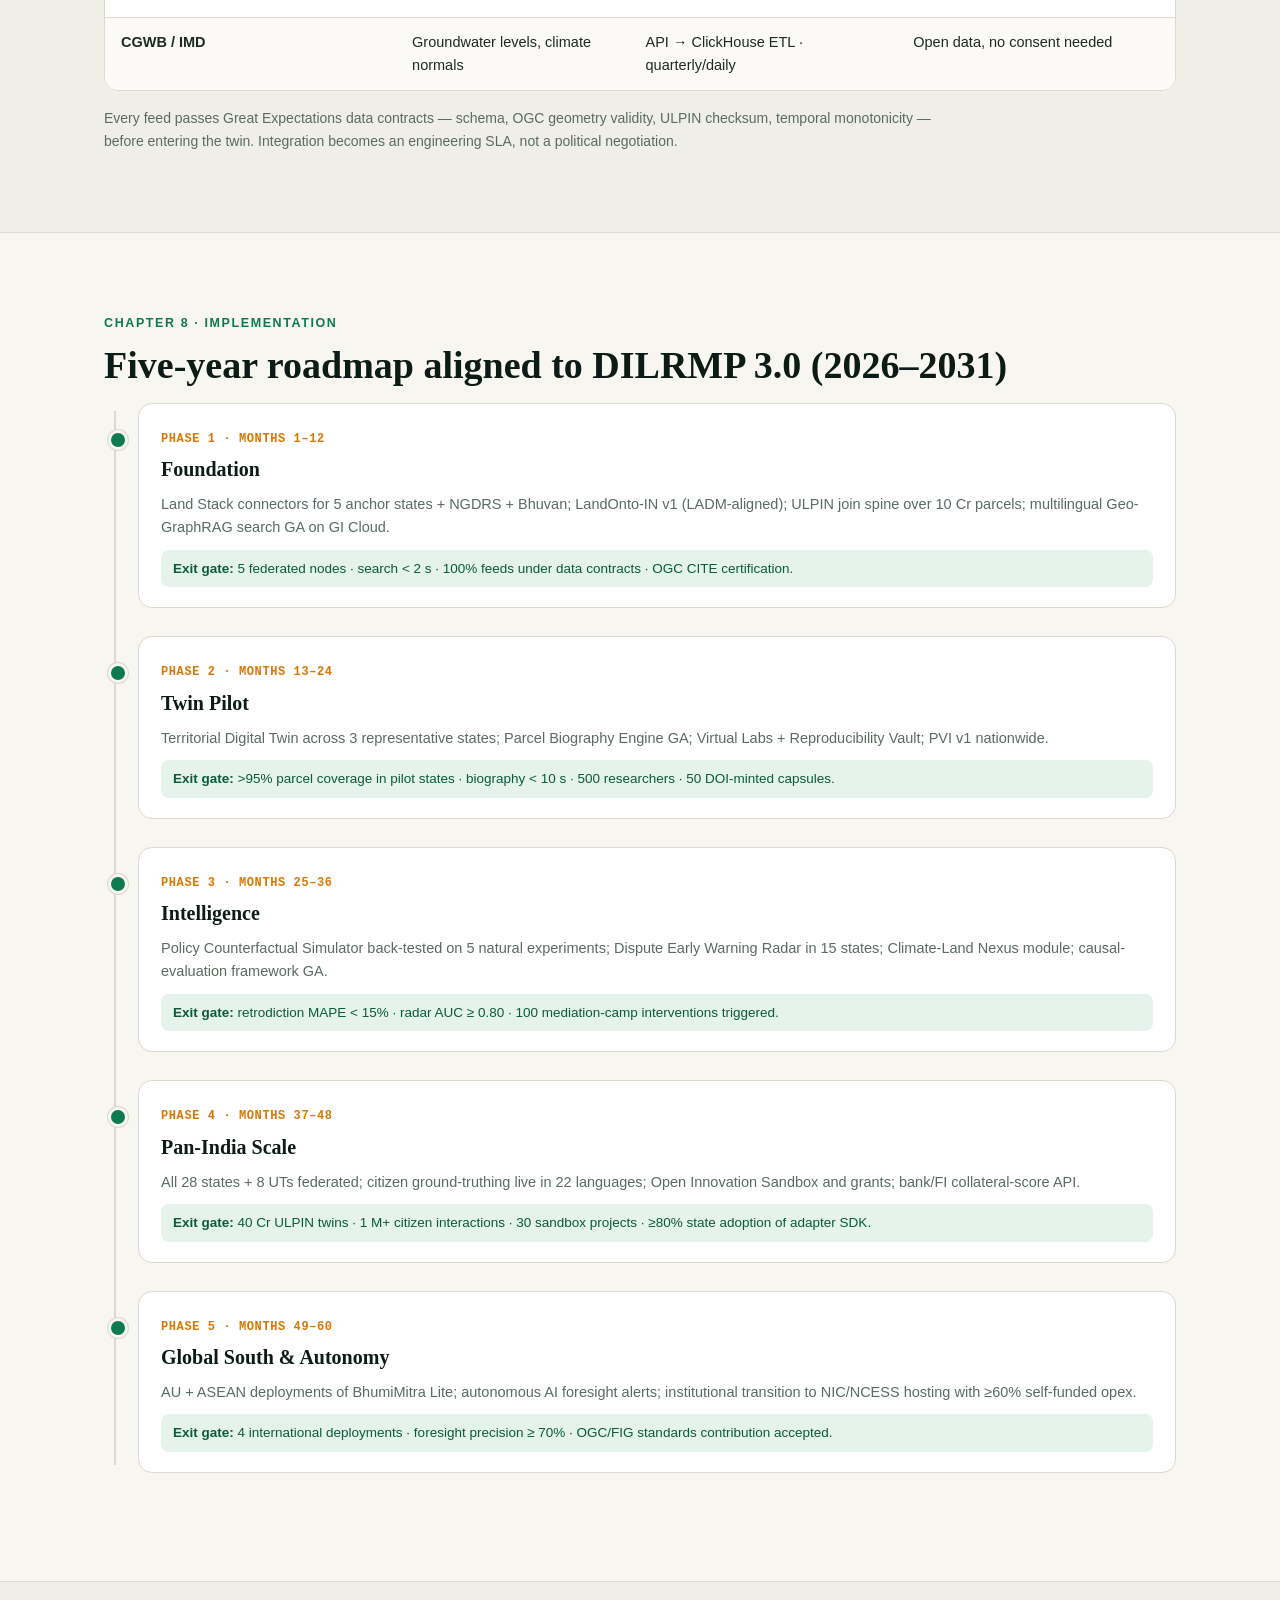
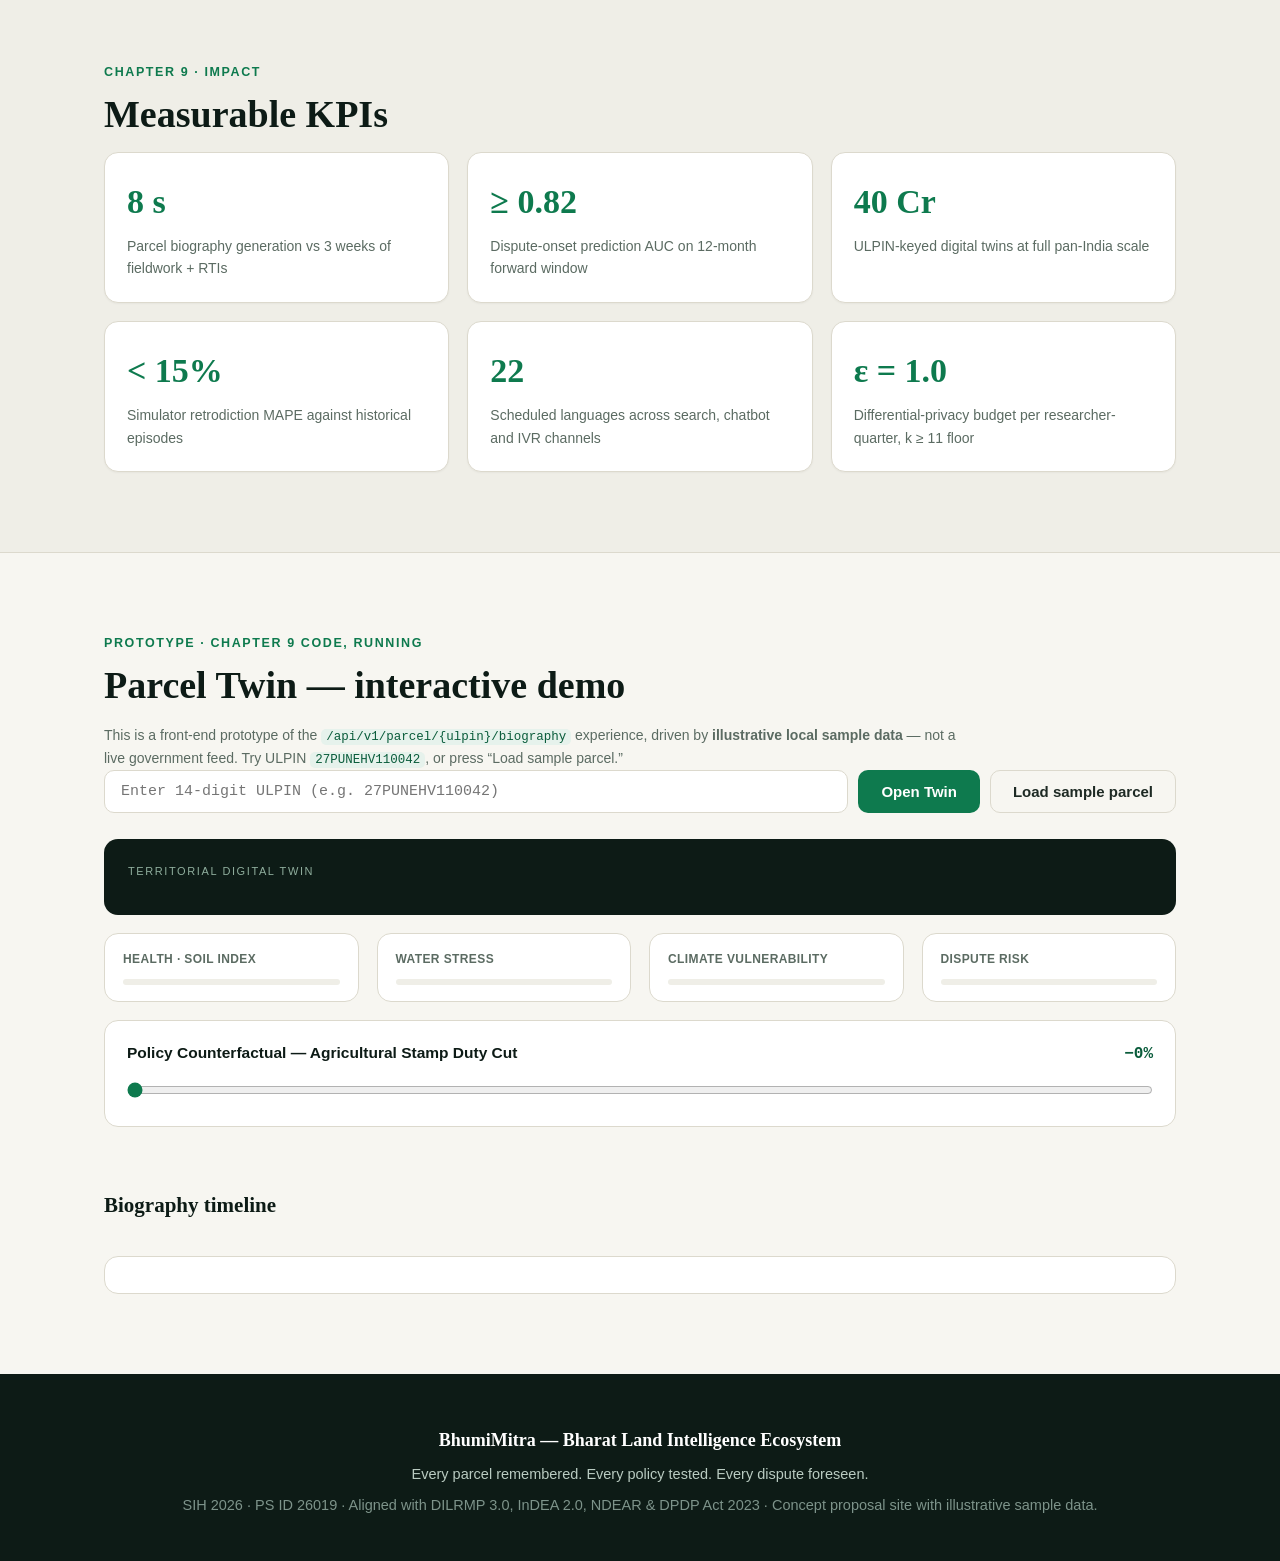
<file: proposal.html>
<!DOCTYPE html>
<html lang="en">
<head>
<meta charset="UTF-8" />
<meta name="viewport" content="width=device-width, initial-scale=1.0" />
<title>BhumiMitra — Bharat Land Intelligence Ecosystem | SIH 2026</title>
<meta name="description" content="BhumiMitra: National Digital Platform for Research, Policy Innovation and Evidence-Based Land Governance. Smart India Hackathon 2026, Problem Statement 26019, DoLR / Ministry of Rural Development." />
<link rel="stylesheet" href="proposal.css" />
</head>
<body>

<header class="topbar">
  <div class="wrap topbar-inner">
    <a class="brand" href="#top">
      <span class="brand-mark">भू</span>
      <span class="brand-text"><strong>BhumiMitra</strong><small>Bharat Land Intelligence Ecosystem</small></span>
    </a>
    <nav aria-label="Primary">
      <a href="#vision">Vision</a>
      <a href="#scope">Scope</a>
      <a href="#tech">Technology</a>
      <a href="#features">Killer Features</a>
      <a href="#architecture">Architecture</a>
      <a href="#roadmap">Roadmap</a>
      <a href="#demo">Live Demo</a>
    </nav>
  </div>
</header>

<main id="top">

<!-- ============ HERO ============ -->
<section class="hero">
  <div class="wrap">
    <p class="eyebrow">Smart India Hackathon 2026 · Problem Statement ID 26019 · DoLR, Ministry of Rural Development</p>
    <h1>India digitized its land.<br /><em>Now let it think.</em></h1>
    <p class="lede">
      BhumiMitra is the analytical layer DILRMP 3.0 (2026–2031) has been waiting for — a national
      Digital Public Infrastructure platform that transforms static land records into a
      <strong>Territorial Digital Twin</strong>, where every parcel has a biography, a health profile,
      a social network and predictive futures.
    </p>
    <div class="hero-cta">
      <a class="btn btn-primary" href="#demo">Explore the Parcel Twin demo</a>
      <a class="btn btn-ghost" href="#vision">Read the proposal</a>
    </div>
    <dl class="statbar" aria-label="India land digitization status">
      <div><dt>99.8%+</dt><dd>Records of Rights computerized</dd></div>
      <div><dt>40 Cr+</dt><dd>parcels with 14-digit Bhu-Aadhaar (ULPIN)</dd></div>
      <div><dt>95%+</dt><dd>Sub-Registrar Offices on NGDRS</dd></div>
      <div><dt>94%+</dt><dd>Revenue courts computerized (RCCMS)</dd></div>
    </dl>
  </div>
</section>

<!-- ============ VISION ============ -->
<section id="vision" class="section">
  <div class="wrap">
    <p class="kicker">Chapter 1 · Core Innovation Philosophy</p>
    <h2>The Territorial Digital Twin paradigm</h2>
    <p class="section-lede">
      A land parcel is not a row in a table. BhumiMitra treats every ULPIN as a living entity with
      four attributes of life — each grounded in an authoritative national dataset.
    </p>
    <div class="grid grid-4">
      <article class="card">
        <h3>📜 Biography</h3>
        <p>A life story: 50+ years of mutations, deeds, partitions and litigations fused from RoR, NGDRS and RCCMS via the ULPIN join key.</p>
      </article>
      <article class="card">
        <h3>🩺 Health Profile</h3>
        <p>A medical chart: soil organic carbon, water-table trend, salinity and climate vulnerability from Bhuvan, AgriStack and Soil Health Cards.</p>
      </article>
      <article class="card">
        <h3>🕸 Social Network</h3>
        <p>A family &amp; neighbourhood graph: adjacent parcels, master-plan zones, infrastructure buffers and watersheds — queryable in GeoSPARQL.</p>
      </article>
      <article class="card">
        <h3>🔮 Predictive Futures</h3>
        <p>A prognosis: agent-based counterfactual simulations of policy shocks — stamp duty changes, ceiling revisions, corridor acquisitions.</p>
      </article>
    </div>

    <h3 class="subhead">Who it serves — and what they get Monday morning</h3>
    <div class="table-scroll">
      <table>
        <thead><tr><th>Beneficiary</th><th>Monday-morning utility</th></tr></thead>
        <tbody>
          <tr><td>District Collector</td><td>Dispute Early Warning Radar flags 3 taluks for a litigation surge → preventive mediation camps scheduled before the next revenue <em>adalat</em> cycle.</td></tr>
          <tr><td>Policy planner (NITI Aayog / MoRD)</td><td>“What happens to fragmentation and stamp-duty yield in Pune if we cut agri stamp duty 15%?” — answered in minutes, not a 6-month consultant study.</td></tr>
          <tr><td>Academic researcher</td><td>Geo-GraphRAG answers multilingual queries across 28 state portals with reproducible citations; JupyterHub labs with differential-privacy guarantees.</td></tr>
          <tr><td>Agricultural economist</td><td>Parcel-level crop-switching elasticity joined to NGDRS transaction prices — a panel dataset that once required two years of RTIs.</td></tr>
          <tr><td>Climate scientist</td><td>Parcel Vulnerability Index time-series at 10 m resolution, fused with IMD and Bhuvan climate projections.</td></tr>
          <tr><td>Financial institutions</td><td>ULPIN-keyed collateral risk score: title cleanliness + climate exposure + litigation probability.</td></tr>
          <tr><td>Rural citizen</td><td>WhatsApp/USSD parcel-biography summary in their own language, with a DigiLocker-consented view of their holding's health report.</td></tr>
        </tbody>
      </table>
    </div>
  </div>
</section>

<!-- ============ SCOPE ============ -->
<section id="scope" class="section section-alt">
  <div class="wrap">
    <p class="kicker">Chapter 2 · Scope of Study</p>
    <h2>Twelve operational domains</h2>
    <div class="table-scroll">
      <table class="numbered">
        <thead><tr><th>S.No.</th><th>Scope Area</th><th>Detailed Operational Description</th></tr></thead>
        <tbody>
          <tr><td>1</td><td>Centralized Research Repository &amp; Spatial Knowledge Mesh</td><td>Federated harvest layer: CKAN-based national catalog indexed by ULPIN-prefix geography. Authoritative data stays at source nodes; BhumiMitra stores derived indices, metadata and embeddings, each with a Hyperledger Fabric provenance hash.</td></tr>
          <tr><td>2</td><td>AI-Powered Multilingual Research Intelligence (Geo-GraphRAG)</td><td>RAG grounded in a spatial knowledge graph: IndicBERT-v2 + IndiaAI IndicLLM query understanding in 22 scheduled languages, GeoSPARQL graph traversal, per-claim citations back to authoritative records. Handles code-mixed queries.</td></tr>
          <tr><td>3</td><td>Territorial Digital Twin Engine (ULPIN-Centered 4D Modeling)</td><td>OGC-compliant 4D cadastre runtime: versioned layer stack per ULPIN with temporal geometry playback (T-GeoJSON). Twin state machine: Clean → Watch → Stressed → Disputed → Resolved.</td></tr>
          <tr><td>4</td><td>Policy Counterfactual Simulator &amp; Agent-Based Modeling Lab</td><td>Mesa/GAMA agent populations calibrated from real transaction distributions; policy shocks propagated through behavioral rules; 10-year probabilistic projections of fragmentation, speculative churn and tax yield with sensitivity analysis.</td></tr>
          <tr><td>5</td><td>Interactive GIS Analytics &amp; Urban-Rural Boundary Monitoring</td><td>Browser workbench over GeoServer WMS/WFS/WMTS; Sentinel-2 change detection auto-flags agri-to-urban transitions, encroachment on commons and peri-urban sprawl velocity; buffer/overlay analysis as REST endpoints.</td></tr>
          <tr><td>6</td><td>Collaborative Virtual Labs &amp; Reproducibility Vault</td><td>Multi-tenant JupyterHub with geospatial kernels; every published result captured as a Docker digest + data snapshot + code hash + seed — a DOI-linked, citable “research capsule.”</td></tr>
          <tr><td>7</td><td>Empirical Policy Evaluation Framework</td><td>Built-in quasi-experimental toolkit: Difference-in-Differences, Regression Discontinuity, Synthetic Control, event studies (EconML/DoWhy). Results feed back into simulator calibration — a closed evidence loop.</td></tr>
          <tr><td>8</td><td>Climate-Land Nexus Intelligence &amp; Parcel Vulnerability Indexing</td><td>PVI = weighted composite of groundwater decline (CGWB), soil degradation (SHC deltas), flood/drought exposure (Bhuvan + IMD) and cropping stress (GEE NDVI anomalies). Published per ULPIN annually.</td></tr>
          <tr><td>9</td><td>Land Dispute Analytics &amp; Predictive Case Resolution</td><td>Survival analysis (Cox PH + gradient boosting) on RCCMS lifecycles; predicted months-to-disposal, taluk litigation-surge heat maps, and identification of systemic dispute generators for structural reform.</td></tr>
          <tr><td>10</td><td>Open Innovation, Research Grants &amp; Sandbox Management</td><td>Grants lifecycle, a regulated sandbox for land-fintech products against synthetic-but-realistic parcel data, and tiered CKAN open-data access (public → registered → vetted researcher).</td></tr>
          <tr><td>11</td><td>Federated Interoperability &amp; DPDP Act 2023 Consent Architecture</td><td>Bharat Land Stack gateway (REST/JSON-LD + OGC API); every cross-node call carries a verifiable consent artifact; ε-budgeted differential privacy with a k≥11 anonymity floor on all micro-level queries.</td></tr>
          <tr><td>12</td><td>Global South DPI Knowledge Exchange</td><td>Containerized “BhumiMitra Lite” (open ontology + simulator core, no sovereign data) for African Union and ASEAN partners; joint cadastre-ontology standards track with OGC/FIG.</td></tr>
        </tbody>
      </table>
    </div>
  </div>
</section>

<!-- ============ FEATURES ============ -->
<section id="features" class="section">
  <div class="wrap">
    <p class="kicker">Chapter 5 · Deep-Dive</p>
    <h2>Three groundbreaking features</h2>
    <p class="section-lede">Capabilities no conventional land portal offers — from 8-second parcel biographies to quantified policy counterfactuals to predictive dispute prevention.</p>

    <article class="feature">
      <div class="feature-num">01</div>
      <div class="feature-body">
        <h3>Parcel Biography Engine</h3>
        <p><strong>What it does:</strong> Enter any ULPIN and receive the parcel's complete 50-year chronological story in ~8 seconds — a task that takes researchers three weeks of fieldwork and RTIs.</p>
        <ul>
          <li><strong>Federated fetch:</strong> MCP agents pull RoR mutations, NGDRS deeds, RCCMS cases, AgriStack crop series and Bhuvan imagery in parallel.</li>
          <li><strong>Entity resolution:</strong> IndicBERT NER links vernacular names across Devanagari, Tamil and Bengali deed text via fuzzy gazetteer matching.</li>
          <li><strong>Bitemporal fusion:</strong> source disagreements are conflict-flagged — a mutation date preceding its deed date is itself a dispute signal.</li>
          <li><strong>Zero-hallucination narrative:</strong> IndicLLM synthesis where every sentence carries a provenance citation anchored on Hyperledger Fabric.</li>
        </ul>
      </div>
    </article>

    <article class="feature">
      <div class="feature-num">02</div>
      <div class="feature-body">
        <h3>Policy Counterfactual Simulator</h3>
        <p><strong>What it does:</strong> Answers “what if” policy questions with quantified, contestable, reproducible projections instead of ideology.</p>
        <ul>
          <li><strong>Agent-based core:</strong> Mesa/GAMA agents (farmers, developers, speculators, tenants, inspectors) calibrated from real NGDRS transaction distributions.</li>
          <li><strong>Worked scenario:</strong> a 15% agri stamp-duty cut in Pune district → transaction volume +23% [CI 18–29%], mean holding size −0.11 ha, short-run revenue −₹38 Cr/yr recovering to +₹12 Cr/yr by year 7, benami transfers ↓31%, and a 14-village speculative hot-spot map flagged for circle-rate revision.</li>
          <li><strong>Earned trust:</strong> 1,000-member Monte Carlo ensembles, Sobol sensitivity indices, and mandatory back-testing against five historical natural experiments before any ministry may cite it.</li>
        </ul>
      </div>
    </article>

    <article class="feature">
      <div class="feature-num">03</div>
      <div class="feature-body">
        <h3>Dispute Early Warning Radar</h3>
        <p><strong>What it does:</strong> Converts firefighting into prevention — and prevention into structural reform intelligence.</p>
        <ul>
          <li><strong>Predictive model:</strong> gradient-boosted survival analysis over RCCMS lifecycles using resurvey boundary mismatches, unregistered-inheritance flags, fragmentation depth and corridor proximity (target AUC ≥ 0.82).</li>
          <li><strong>Operational output:</strong> monthly taluk-level litigation-surge heat maps pushed to Collectors, with costed preventive mediation-camp proposals.</li>
          <li><strong>Systemic mode:</strong> clusters disputes by root-cause signature — e.g. “72% of this taluk's surge traces to a single 2019 mutation-workflow defect” — handed to DoLR as reform evidence.</li>
        </ul>
      </div>
    </article>
  </div>
</section>

<!-- ============ ARCHITECTURE ============ -->
<section id="architecture" class="section section-alt">
  <div class="wrap">
    <p class="kicker">Chapter 4 · Architectural Innovation</p>
    <h2>Seven layers, federated by design</h2>
    <p class="section-lede">
      BhumiMitra will not ask 28 states to surrender their data — that proposal always dies.
      Data stays at authoritative nodes; SPARQL and OGC API endpoints wrapped in MCP agents
      federate at query time. Only non-personal derivatives centralize.
    </p>

    <div class="layers" role="list" aria-label="Seven-layer architecture, top to bottom">
      <div class="layer" role="listitem"><span class="layer-id">L1</span><div><strong>Citizen, Researcher &amp; Decision-Maker Interface</strong><small>Web workbench · PWA · WhatsApp/USSD · Superset dashboards</small></div></div>
      <div class="layer" role="listitem"><span class="layer-id">L2</span><div><strong>AI Intelligence &amp; Geo-GraphRAG Layer</strong><small>IndicLLM · IndicBERT NER · graph-grounded RAG · causal engine</small></div></div>
      <div class="layer" role="listitem"><span class="layer-id">L3</span><div><strong>Territorial Digital Twin Core</strong><small>4D cadastre runtime · PVI engine · ABM simulator · biography engine</small></div></div>
      <div class="layer" role="listitem"><span class="layer-id">L4</span><div><strong>Federated Knowledge Graph &amp; Ontology Mesh</strong><small>LandOnto-IN (LADM/OWL) · Jena GeoSPARQL · Neo4j adjacency</small></div></div>
      <div class="layer" role="listitem"><span class="layer-id">L5</span><div><strong>Bharat Land Stack Interoperability Gateway</strong><small>Kong · OGC API-Features/EDR · JSON-LD · MCP node agents</small></div></div>
      <div class="layer" role="listitem"><span class="layer-id">L6</span><div><strong>Federated Authoritative Source Nodes</strong><small>State RoR portals · NGDRS · RCCMS · Bhuvan · SVAMITVA/NAKSHA · AgriStack · CGWB</small></div></div>
      <div class="layer layer-cross" role="listitem"><span class="layer-id">L7</span><div><strong>Zero-Trust Security, Governance &amp; DPDP Compliance</strong><small>Keycloak OIDC · Consent Manager · differential-privacy budget · Fabric provenance · full audit trail</small></div></div>
    </div>

    <div class="grid grid-2 arch-notes">
      <div class="card">
        <h3>ULPIN — the universal join key</h3>
        <p>
          The 14-digit Bhu-Aadhaar becomes the primary spatial foreign key across previously
          unjoinable domains: <code>ULPIN ⋈ NGDRS(deed) ⋈ RCCMS(case) ⋈ AgriStack(crop) ⋈ SHC(soil)
          ⋈ CGWB(water) ⋈ MasterPlan(zone)</code>. Deterministic joins where ULPIN exists,
          spatial-join fallback (ST_Intersects) with confidence scores for legacy records, and
          temporal validity windows on every edge — India's first national bitemporal land panel dataset.
        </p>
      </div>
      <div class="card">
        <h3>DPDP Act 2023 by construction</h3>
        <p>
          Consent artifacts are verified at the gateway — absent consent is a 403, logged on-chain.
          Micro-data queries pass an ε-budget accountant (ε=1.0 per researcher-quarter, Gaussian
          mechanism) with a k≥11 anonymity floor and geometry generalization. Privacy degrades
          gracefully into governed access; it never silently vanishes.
        </p>
      </div>
    </div>
  </div>
</section>

<!-- ============ TECH ============ -->
<section id="tech" class="section">
  <div class="wrap">
    <p class="kicker">Chapter 3 · Component-Wise Technology</p>
    <h2>Concrete stack, FOSS-first, sovereign-hosted</h2>
    <div class="table-scroll">
      <table class="numbered">
        <thead><tr><th>S.No.</th><th>Component</th><th>Recommended Stack &amp; Justification</th></tr></thead>
        <tbody>
          <tr><td>1</td><td>Frontend &amp; Visual Interface</td><td><strong>React 19, Next.js 15, Tailwind CSS, shadcn/ui</strong> — Server Components cut bundle size for low-bandwidth district offices; WCAG 2.1 AA + GIGW 3.0 compliance.</td></tr>
          <tr><td>2</td><td>Geospatial Visualization &amp; 3D Terrain</td><td><strong>CesiumJS, OpenLayers 10, GeoServer 2.26, PostGIS 3.5</strong> — CesiumJS renders SVAMITVA drone meshes natively; GeoServer/PostGIS are the de-facto NIC GI Cloud standard.</td></tr>
          <tr><td>3</td><td>Microservices &amp; API Gateway</td><td><strong>FastAPI, Go 1.23, GraphQL Federation, gRPC, Kong</strong> — Python owns the geo/AI ecosystem; Go handles 40 Cr-parcel fan-out; Kong provides the zero-trust DPDP-audited edge.</td></tr>
          <tr><td>4</td><td>Federated Spatial Knowledge Graph</td><td><strong>Apache Jena (GeoSPARQL), Neo4j, RDF/OWL, LandOnto-IN aligned to LADM ISO 19152</strong> — LADM guarantees international interoperability; Neo4j gives millisecond adjacency traversal for the simulator.</td></tr>
          <tr><td>5</td><td>AI / NLP &amp; LLM Stack</td><td><strong>IndiaAI IndicLLM, IndicBERT-v2, self-hosted Llama-3-70B, LangChain, custom Geo-GraphRAG</strong> — sovereign models satisfy data residency; self-hosting keeps landholder PII away from third-party APIs (DPDP §8).</td></tr>
          <tr><td>6</td><td>Policy Simulation &amp; ABM</td><td><strong>Mesa 3.x, GAMA 1.9, Ray 2.x + RLlib, Polars</strong> — Ray parallelizes 1,000-scenario Monte Carlo ensembles overnight on GI Cloud burst capacity.</td></tr>
          <tr><td>7</td><td>Satellite &amp; Remote Sensing Ingestion</td><td><strong>ISRO Bhuvan APIs, Google Earth Engine, Sentinel Hub, GDAL 3.9 / Rasterio / STAC, Airflow</strong> — GEE eliminates petabyte-scale egress; Bhuvan keeps sovereign imagery in-country.</td></tr>
          <tr><td>8</td><td>Primary &amp; Analytical Storage</td><td><strong>PostgreSQL 16 + PostGIS, ClickHouse, Parquet/Iceberg on MinIO, Redis 7</strong> — Iceberg ACID snapshots power the Reproducibility Vault; ClickHouse makes district-wide PVI aggregation sub-second.</td></tr>
          <tr><td>9</td><td>Territorial Digital Twin Management</td><td><strong>Custom OGC-compliant 4D cadastre runtime (Go), T-GeoJSON, LADM, TimescaleDB, OGC API-Features Part 2</strong> — standardized temporal queries over parcel history, no proprietary dead-end.</td></tr>
          <tr><td>10</td><td>Immutable Audit &amp; Provenance Ledger</td><td><strong>Hyperledger Fabric 2.5</strong> — permissioned channels match inter-government trust topology; every result, consent event and simulation run is hash-anchored.</td></tr>
          <tr><td>11</td><td>Identity, Access &amp; Compliance</td><td><strong>Aadhaar eKYC, DigiLocker OAuth 2.0, Keycloak, W3C Verifiable Credentials</strong> — VCs let a vetted-researcher credential verify statelessly at any node: federated access without federated user databases.</td></tr>
          <tr><td>12</td><td>Collaborative Compute &amp; Reproducibility</td><td><strong>JupyterHub 5 + KubeSpawner, Docker snapshots, MLflow, Papermill, Zenodo DOI minting</strong> — links every experiment to exact code + data + seed.</td></tr>
          <tr><td>13</td><td>Dashboard Studio &amp; Reporting</td><td><strong>Apache Superset, Grafana, Observable Plot, WeasyPrint</strong> — Superset row-level security enforces the DPDP query budget at the visualization layer.</td></tr>
          <tr><td>14</td><td>Citizen &amp; Participatory Layer</td><td><strong>Offline-first PWA, WhatsApp Business API, USSD gateway, 22-language IVR</strong> — tri-channel inclusion guarantees “no citizen left offline” (NDEAR).</td></tr>
          <tr><td>15</td><td>DevOps, Orchestration &amp; Hosting</td><td><strong>Kubernetes on MeitY GI Cloud / NIC MeghRaj, Terraform, ArgoCD, Prometheus + Loki, OpenTelemetry</strong> — GitOps makes the platform rebuildable from source, a DPI requirement for state adoption.</td></tr>
          <tr><td>16</td><td>Automated Testing &amp; Validation</td><td><strong>Pytest + Hypothesis, Locust, Great Expectations, OGC CITE suites</strong> — data contracts reject schema-drifted state feeds before they poison the twin.</td></tr>
          <tr><td>17</td><td>Innovation Sandbox &amp; Hackathon Infra</td><td><strong>CKAN 2.11, BinderHub + repo2docker, differentially-private synthetic parcel generator</strong> — sandbox startups build without touching real PII (DPDP §8(4) by design).</td></tr>
        </tbody>
      </table>
    </div>
  </div>
</section>

<!-- ============ INTEGRATION ============ -->
<section id="integration" class="section section-alt">
  <div class="wrap">
    <p class="kicker">Chapter 6 · Integration Blueprint</p>
    <h2>Federated with the government ecosystem</h2>
    <div class="table-scroll">
      <table>
        <thead><tr><th>Source System</th><th>Data Consumed</th><th>Protocol &amp; Cadence</th><th>Governance Mode</th></tr></thead>
        <tbody>
          <tr><td>Bhu-Naksha / Land Stack</td><td>Cadastral boundaries, spatial mutations, ULPIN seed</td><td>OGC API-Features, WMS/WFS, JSON-LD · nightly delta</td><td>Node agent at NIC; center caches geometry only</td></tr>
          <tr><td>NGDRS</td><td>Sale deeds, valuations, stamp-duty collections, ECs</td><td>REST/JSON adapters + registration webhooks · daily</td><td>Buyer/seller PII never centralized; ULPIN-keyed aggregates only</td></tr>
          <tr><td>RCCMS</td><td>Case status, injunctions, disputed-title flags</td><td>SPARQL at High Court nodes · weekly</td><td>Court-node sovereign; survival features stored, not case PII</td></tr>
          <tr><td>SVAMITVA / NAKSHA</td><td>Drone orthoimagery, 3D meshes, DEM, urban cards</td><td>Cesium 3D Tiles + STAC on Bhuvan · per survey batch</td><td>Served from Bhuvan; zero duplication</td></tr>
          <tr><td>ISRO Bhuvan</td><td>LULC, hazard layers, composites</td><td>WMS/WCS/WMTS · monthly</td><td>Direct OGC federation — India's reference GI node</td></tr>
          <tr><td>PM-KISAN / AgriStack / SHC</td><td>Beneficiary overlays, crop sown, soil NPK/OC</td><td>Federated APIs · seasonal (Kharif/Rabi)</td><td>Consent-gated; ε-DP aggregates for research</td></tr>
          <tr><td>State portals (Bhoomi, MeeBhoomi, Banglarbhumi, Dharani, AnyROR…)</td><td>RoR, mutation registers, khasra geometry</td><td>FOSS adapter SDK + MCP node agent · nightly</td><td>States retain custody; the SDK removes per-state integration cost</td></tr>
          <tr><td>CGWB / IMD</td><td>Groundwater levels, climate normals</td><td>API → ClickHouse ETL · quarterly/daily</td><td>Open data, no consent needed</td></tr>
        </tbody>
      </table>
    </div>
    <p class="note">
      Every feed passes Great Expectations data contracts — schema, OGC geometry validity, ULPIN checksum,
      temporal monotonicity — before entering the twin. Integration becomes an engineering SLA, not a political negotiation.
    </p>
  </div>
</section>

<!-- ============ ROADMAP ============ -->
<section id="roadmap" class="section">
  <div class="wrap">
    <p class="kicker">Chapter 8 · Implementation</p>
    <h2>Five-year roadmap aligned to DILRMP 3.0 (2026–2031)</h2>
    <ol class="timeline">
      <li>
        <span class="phase">Phase 1 · Months 1–12</span>
        <h3>Foundation</h3>
        <p>Land Stack connectors for 5 anchor states + NGDRS + Bhuvan; LandOnto-IN v1 (LADM-aligned); ULPIN join spine over 10 Cr parcels; multilingual Geo-GraphRAG search GA on GI Cloud.</p>
        <p class="exit"><strong>Exit gate:</strong> 5 federated nodes · search &lt; 2 s · 100% feeds under data contracts · OGC CITE certification.</p>
      </li>
      <li>
        <span class="phase">Phase 2 · Months 13–24</span>
        <h3>Twin Pilot</h3>
        <p>Territorial Digital Twin across 3 representative states; Parcel Biography Engine GA; Virtual Labs + Reproducibility Vault; PVI v1 nationwide.</p>
        <p class="exit"><strong>Exit gate:</strong> &gt;95% parcel coverage in pilot states · biography &lt; 10 s · 500 researchers · 50 DOI-minted capsules.</p>
      </li>
      <li>
        <span class="phase">Phase 3 · Months 25–36</span>
        <h3>Intelligence</h3>
        <p>Policy Counterfactual Simulator back-tested on 5 natural experiments; Dispute Early Warning Radar in 15 states; Climate-Land Nexus module; causal-evaluation framework GA.</p>
        <p class="exit"><strong>Exit gate:</strong> retrodiction MAPE &lt; 15% · radar AUC ≥ 0.80 · 100 mediation-camp interventions triggered.</p>
      </li>
      <li>
        <span class="phase">Phase 4 · Months 37–48</span>
        <h3>Pan-India Scale</h3>
        <p>All 28 states + 8 UTs federated; citizen ground-truthing live in 22 languages; Open Innovation Sandbox and grants; bank/FI collateral-score API.</p>
        <p class="exit"><strong>Exit gate:</strong> 40 Cr ULPIN twins · 1 M+ citizen interactions · 30 sandbox projects · ≥80% state adoption of adapter SDK.</p>
      </li>
      <li>
        <span class="phase">Phase 5 · Months 49–60</span>
        <h3>Global South &amp; Autonomy</h3>
        <p>AU + ASEAN deployments of BhumiMitra Lite; autonomous AI foresight alerts; institutional transition to NIC/NCESS hosting with ≥60% self-funded opex.</p>
        <p class="exit"><strong>Exit gate:</strong> 4 international deployments · foresight precision ≥ 70% · OGC/FIG standards contribution accepted.</p>
      </li>
    </ol>
  </div>
</section>

<!-- ============ IMPACT ============ -->
<section id="impact" class="section section-alt">
  <div class="wrap">
    <p class="kicker">Chapter 9 · Impact</p>
    <h2>Measurable KPIs</h2>
    <div class="grid grid-3">
      <div class="card kpi"><span class="kpi-val">8 s</span><p>Parcel biography generation vs 3 weeks of fieldwork + RTIs</p></div>
      <div class="card kpi"><span class="kpi-val">≥ 0.82</span><p>Dispute-onset prediction AUC on 12-month forward window</p></div>
      <div class="card kpi"><span class="kpi-val">40 Cr</span><p>ULPIN-keyed digital twins at full pan-India scale</p></div>
      <div class="card kpi"><span class="kpi-val">&lt; 15%</span><p>Simulator retrodiction MAPE against historical episodes</p></div>
      <div class="card kpi"><span class="kpi-val">22</span><p>Scheduled languages across search, chatbot and IVR channels</p></div>
      <div class="card kpi"><span class="kpi-val">ε = 1.0</span><p>Differential-privacy budget per researcher-quarter, k ≥ 11 floor</p></div>
    </div>
  </div>
</section>

<!-- ============ DEMO ============ -->
<section id="demo" class="section">
  <div class="wrap">
    <p class="kicker">Prototype · Chapter 9 code, running</p>
    <h2>Parcel Twin — interactive demo</h2>
    <p class="note">
      This is a front-end prototype of the <code>/api/v1/parcel/{ulpin}/biography</code> experience,
      driven by <strong>illustrative local sample data</strong> — not a live government feed.
      Try ULPIN <code>27PUNEHV110042</code>, or press “Load sample parcel.”
    </p>

    <form id="twin-form" class="twin-form" novalidate>
      <label for="ulpin-input" class="sr-only">Enter 14-digit ULPIN</label>
      <input id="ulpin-input" type="text" inputmode="text" maxlength="14"
             placeholder="Enter 14-digit ULPIN (e.g. 27PUNEHV110042)" autocomplete="off" />
      <button type="submit" class="btn btn-primary" id="twin-btn">Open Twin</button>
      <button type="button" class="btn btn-ghost" id="sample-btn">Load sample parcel</button>
    </form>
    <p id="twin-error" class="twin-error" role="alert" hidden></p>

    <div id="twin-result" class="twin-result" hidden>
      <header class="twin-head">
        <div>
          <p class="twin-eyebrow">Territorial Digital Twin</p>
          <p class="twin-ulpin" id="twin-ulpin"></p>
          <p class="twin-narrative" id="twin-narrative"></p>
        </div>
        <span class="twin-state" id="twin-state"></span>
      </header>

      <div class="grid grid-4 twin-metrics">
        <div class="metric"><span class="metric-label">Health · Soil Index</span><span class="metric-val" id="m-soil"></span><div class="bar"><i id="b-soil"></i></div></div>
        <div class="metric"><span class="metric-label">Water Stress</span><span class="metric-val" id="m-water"></span><div class="bar"><i id="b-water"></i></div></div>
        <div class="metric"><span class="metric-label">Climate Vulnerability</span><span class="metric-val" id="m-climate"></span><div class="bar"><i id="b-climate"></i></div></div>
        <div class="metric"><span class="metric-label">Dispute Risk</span><span class="metric-val" id="m-risk"></span><div class="bar"><i id="b-risk"></i></div></div>
      </div>

      <div class="twin-alert" id="twin-alert" hidden></div>

      <div class="twin-sim">
        <div class="twin-sim-head">
          <h3>Policy Counterfactual — Agricultural Stamp Duty Cut</h3>
          <span class="twin-sim-val" id="sim-val">−0%</span>
        </div>
        <input type="range" id="sim-slider" min="0" max="30" value="0" step="1"
               aria-label="Stamp duty reduction percent" />
        <p class="twin-sim-out" id="sim-out"></p>
      </div>

      <h3 class="subhead">Biography timeline</h3>
      <ol class="twin-timeline" id="twin-timeline"></ol>
    </div>
  </div>
</section>

</main>

<footer class="footer">
  <div class="wrap">
    <p><strong>BhumiMitra — Bharat Land Intelligence Ecosystem</strong></p>
    <p>Every parcel remembered. Every policy tested. Every dispute foreseen.</p>
    <p class="footer-meta">SIH 2026 · PS ID 26019 · Aligned with DILRMP 3.0, InDEA 2.0, NDEAR &amp; DPDP Act 2023 · Concept proposal site with illustrative sample data.</p>
  </div>
</footer>

<script src="proposal.js"></script>
</body>
</html>
</file>
<file: vendor/leaflet.css>
/* required styles */

.leaflet-pane,
.leaflet-tile,
.leaflet-marker-icon,
.leaflet-marker-shadow,
.leaflet-tile-container,
.leaflet-pane > svg,
.leaflet-pane > canvas,
.leaflet-zoom-box,
.leaflet-image-layer,
.leaflet-layer {
	position: absolute;
	left: 0;
	top: 0;
	}
.leaflet-container {
	overflow: hidden;
	}
.leaflet-tile,
.leaflet-marker-icon,
.leaflet-marker-shadow {
	-webkit-user-select: none;
	   -moz-user-select: none;
	        user-select: none;
	  -webkit-user-drag: none;
	}
/* Prevents IE11 from highlighting tiles in blue */
.leaflet-tile::selection {
	background: transparent;
}
/* Safari renders non-retina tile on retina better with this, but Chrome is worse */
.leaflet-safari .leaflet-tile {
	image-rendering: -webkit-optimize-contrast;
	}
/* hack that prevents hw layers "stretching" when loading new tiles */
.leaflet-safari .leaflet-tile-container {
	width: 1600px;
	height: 1600px;
	-webkit-transform-origin: 0 0;
	}
.leaflet-marker-icon,
.leaflet-marker-shadow {
	display: block;
	}
/* .leaflet-container svg: reset svg max-width decleration shipped in Joomla! (joomla.org) 3.x */
/* .leaflet-container img: map is broken in FF if you have max-width: 100% on tiles */
.leaflet-container .leaflet-overlay-pane svg {
	max-width: none !important;
	max-height: none !important;
	}
.leaflet-container .leaflet-marker-pane img,
.leaflet-container .leaflet-shadow-pane img,
.leaflet-container .leaflet-tile-pane img,
.leaflet-container img.leaflet-image-layer,
.leaflet-container .leaflet-tile {
	max-width: none !important;
	max-height: none !important;
	width: auto;
	padding: 0;
	}

.leaflet-container img.leaflet-tile {
	/* See: https://bugs.chromium.org/p/chromium/issues/detail?id=600120 */
	mix-blend-mode: plus-lighter;
}

.leaflet-container.leaflet-touch-zoom {
	-ms-touch-action: pan-x pan-y;
	touch-action: pan-x pan-y;
	}
.leaflet-container.leaflet-touch-drag {
	-ms-touch-action: pinch-zoom;
	/* Fallback for FF which doesn't support pinch-zoom */
	touch-action: none;
	touch-action: pinch-zoom;
}
.leaflet-container.leaflet-touch-drag.leaflet-touch-zoom {
	-ms-touch-action: none;
	touch-action: none;
}
.leaflet-container {
	-webkit-tap-highlight-color: transparent;
}
.leaflet-container a {
	-webkit-tap-highlight-color: rgba(51, 181, 229, 0.4);
}
.leaflet-tile {
	filter: inherit;
	visibility: hidden;
	}
.leaflet-tile-loaded {
	visibility: inherit;
	}
.leaflet-zoom-box {
	width: 0;
	height: 0;
	-moz-box-sizing: border-box;
	     box-sizing: border-box;
	z-index: 800;
	}
/* workaround for https://bugzilla.mozilla.org/show_bug.cgi?id=888319 */
.leaflet-overlay-pane svg {
	-moz-user-select: none;
	}

.leaflet-pane         { z-index: 400; }

.leaflet-tile-pane    { z-index: 200; }
.leaflet-overlay-pane { z-index: 400; }
.leaflet-shadow-pane  { z-index: 500; }
.leaflet-marker-pane  { z-index: 600; }
.leaflet-tooltip-pane   { z-index: 650; }
.leaflet-popup-pane   { z-index: 700; }

.leaflet-map-pane canvas { z-index: 100; }
.leaflet-map-pane svg    { z-index: 200; }

.leaflet-vml-shape {
	width: 1px;
	height: 1px;
	}
.lvml {
	behavior: url(#default#VML);
	display: inline-block;
	position: absolute;
	}


/* control positioning */

.leaflet-control {
	position: relative;
	z-index: 800;
	pointer-events: visiblePainted; /* IE 9-10 doesn't have auto */
	pointer-events: auto;
	}
.leaflet-top,
.leaflet-bottom {
	position: absolute;
	z-index: 1000;
	pointer-events: none;
	}
.leaflet-top {
	top: 0;
	}
.leaflet-right {
	right: 0;
	}
.leaflet-bottom {
	bottom: 0;
	}
.leaflet-left {
	left: 0;
	}
.leaflet-control {
	float: left;
	clear: both;
	}
.leaflet-right .leaflet-control {
	float: right;
	}
.leaflet-top .leaflet-control {
	margin-top: 10px;
	}
.leaflet-bottom .leaflet-control {
	margin-bottom: 10px;
	}
.leaflet-left .leaflet-control {
	margin-left: 10px;
	}
.leaflet-right .leaflet-control {
	margin-right: 10px;
	}


/* zoom and fade animations */

.leaflet-fade-anim .leaflet-popup {
	opacity: 0;
	-webkit-transition: opacity 0.2s linear;
	   -moz-transition: opacity 0.2s linear;
	        transition: opacity 0.2s linear;
	}
.leaflet-fade-anim .leaflet-map-pane .leaflet-popup {
	opacity: 1;
	}
.leaflet-zoom-animated {
	-webkit-transform-origin: 0 0;
	    -ms-transform-origin: 0 0;
	        transform-origin: 0 0;
	}
svg.leaflet-zoom-animated {
	will-change: transform;
}

.leaflet-zoom-anim .leaflet-zoom-animated {
	-webkit-transition: -webkit-transform 0.25s cubic-bezier(0,0,0.25,1);
	   -moz-transition:    -moz-transform 0.25s cubic-bezier(0,0,0.25,1);
	        transition:         transform 0.25s cubic-bezier(0,0,0.25,1);
	}
.leaflet-zoom-anim .leaflet-tile,
.leaflet-pan-anim .leaflet-tile {
	-webkit-transition: none;
	   -moz-transition: none;
	        transition: none;
	}

.leaflet-zoom-anim .leaflet-zoom-hide {
	visibility: hidden;
	}


/* cursors */

.leaflet-interactive {
	cursor: pointer;
	}
.leaflet-grab {
	cursor: -webkit-grab;
	cursor:    -moz-grab;
	cursor:         grab;
	}
.leaflet-crosshair,
.leaflet-crosshair .leaflet-interactive {
	cursor: crosshair;
	}
.leaflet-popup-pane,
.leaflet-control {
	cursor: auto;
	}
.leaflet-dragging .leaflet-grab,
.leaflet-dragging .leaflet-grab .leaflet-interactive,
.leaflet-dragging .leaflet-marker-draggable {
	cursor: move;
	cursor: -webkit-grabbing;
	cursor:    -moz-grabbing;
	cursor:         grabbing;
	}

/* marker & overlays interactivity */
.leaflet-marker-icon,
.leaflet-marker-shadow,
.leaflet-image-layer,
.leaflet-pane > svg path,
.leaflet-tile-container {
	pointer-events: none;
	}

.leaflet-marker-icon.leaflet-interactive,
.leaflet-image-layer.leaflet-interactive,
.leaflet-pane > svg path.leaflet-interactive,
svg.leaflet-image-layer.leaflet-interactive path {
	pointer-events: visiblePainted; /* IE 9-10 doesn't have auto */
	pointer-events: auto;
	}

/* visual tweaks */

.leaflet-container {
	background: #ddd;
	outline-offset: 1px;
	}
.leaflet-container a {
	color: #0078A8;
	}
.leaflet-zoom-box {
	border: 2px dotted #38f;
	background: rgba(255,255,255,0.5);
	}


/* general typography */
.leaflet-container {
	font-family: "Helvetica Neue", Arial, Helvetica, sans-serif;
	font-size: 12px;
	font-size: 0.75rem;
	line-height: 1.5;
	}


/* general toolbar styles */

.leaflet-bar {
	box-shadow: 0 1px 5px rgba(0,0,0,0.65);
	border-radius: 4px;
	}
.leaflet-bar a {
	background-color: #fff;
	border-bottom: 1px solid #ccc;
	width: 26px;
	height: 26px;
	line-height: 26px;
	display: block;
	text-align: center;
	text-decoration: none;
	color: black;
	}
.leaflet-bar a,
.leaflet-control-layers-toggle {
	background-position: 50% 50%;
	background-repeat: no-repeat;
	display: block;
	}
.leaflet-bar a:hover,
.leaflet-bar a:focus {
	background-color: #f4f4f4;
	}
.leaflet-bar a:first-child {
	border-top-left-radius: 4px;
	border-top-right-radius: 4px;
	}
.leaflet-bar a:last-child {
	border-bottom-left-radius: 4px;
	border-bottom-right-radius: 4px;
	border-bottom: none;
	}
.leaflet-bar a.leaflet-disabled {
	cursor: default;
	background-color: #f4f4f4;
	color: #bbb;
	}

.leaflet-touch .leaflet-bar a {
	width: 30px;
	height: 30px;
	line-height: 30px;
	}
.leaflet-touch .leaflet-bar a:first-child {
	border-top-left-radius: 2px;
	border-top-right-radius: 2px;
	}
.leaflet-touch .leaflet-bar a:last-child {
	border-bottom-left-radius: 2px;
	border-bottom-right-radius: 2px;
	}

/* zoom control */

.leaflet-control-zoom-in,
.leaflet-control-zoom-out {
	font: bold 18px 'Lucida Console', Monaco, monospace;
	text-indent: 1px;
	}

.leaflet-touch .leaflet-control-zoom-in, .leaflet-touch .leaflet-control-zoom-out  {
	font-size: 22px;
	}


/* layers control */

.leaflet-control-layers {
	box-shadow: 0 1px 5px rgba(0,0,0,0.4);
	background: #fff;
	border-radius: 5px;
	}
.leaflet-control-layers-toggle {
	background-image: url(images/layers.png);
	width: 36px;
	height: 36px;
	}
.leaflet-retina .leaflet-control-layers-toggle {
	background-image: url(images/layers-2x.png);
	background-size: 26px 26px;
	}
.leaflet-touch .leaflet-control-layers-toggle {
	width: 44px;
	height: 44px;
	}
.leaflet-control-layers .leaflet-control-layers-list,
.leaflet-control-layers-expanded .leaflet-control-layers-toggle {
	display: none;
	}
.leaflet-control-layers-expanded .leaflet-control-layers-list {
	display: block;
	position: relative;
	}
.leaflet-control-layers-expanded {
	padding: 6px 10px 6px 6px;
	color: #333;
	background: #fff;
	}
.leaflet-control-layers-scrollbar {
	overflow-y: scroll;
	overflow-x: hidden;
	padding-right: 5px;
	}
.leaflet-control-layers-selector {
	margin-top: 2px;
	position: relative;
	top: 1px;
	}
.leaflet-control-layers label {
	display: block;
	font-size: 13px;
	font-size: 1.08333em;
	}
.leaflet-control-layers-separator {
	height: 0;
	border-top: 1px solid #ddd;
	margin: 5px -10px 5px -6px;
	}

/* Default icon URLs */
.leaflet-default-icon-path { /* used only in path-guessing heuristic, see L.Icon.Default */
	background-image: url(images/marker-icon.png);
	}


/* attribution and scale controls */

.leaflet-container .leaflet-control-attribution {
	background: #fff;
	background: rgba(255, 255, 255, 0.8);
	margin: 0;
	}
.leaflet-control-attribution,
.leaflet-control-scale-line {
	padding: 0 5px;
	color: #333;
	line-height: 1.4;
	}
.leaflet-control-attribution a {
	text-decoration: none;
	}
.leaflet-control-attribution a:hover,
.leaflet-control-attribution a:focus {
	text-decoration: underline;
	}
.leaflet-attribution-flag {
	display: inline !important;
	vertical-align: baseline !important;
	width: 1em;
	height: 0.6669em;
	}
.leaflet-left .leaflet-control-scale {
	margin-left: 5px;
	}
.leaflet-bottom .leaflet-control-scale {
	margin-bottom: 5px;
	}
.leaflet-control-scale-line {
	border: 2px solid #777;
	border-top: none;
	line-height: 1.1;
	padding: 2px 5px 1px;
	white-space: nowrap;
	-moz-box-sizing: border-box;
	     box-sizing: border-box;
	background: rgba(255, 255, 255, 0.8);
	text-shadow: 1px 1px #fff;
	}
.leaflet-control-scale-line:not(:first-child) {
	border-top: 2px solid #777;
	border-bottom: none;
	margin-top: -2px;
	}
.leaflet-control-scale-line:not(:first-child):not(:last-child) {
	border-bottom: 2px solid #777;
	}

.leaflet-touch .leaflet-control-attribution,
.leaflet-touch .leaflet-control-layers,
.leaflet-touch .leaflet-bar {
	box-shadow: none;
	}
.leaflet-touch .leaflet-control-layers,
.leaflet-touch .leaflet-bar {
	border: 2px solid rgba(0,0,0,0.2);
	background-clip: padding-box;
	}


/* popup */

.leaflet-popup {
	position: absolute;
	text-align: center;
	margin-bottom: 20px;
	}
.leaflet-popup-content-wrapper {
	padding: 1px;
	text-align: left;
	border-radius: 12px;
	}
.leaflet-popup-content {
	margin: 13px 24px 13px 20px;
	line-height: 1.3;
	font-size: 13px;
	font-size: 1.08333em;
	min-height: 1px;
	}
.leaflet-popup-content p {
	margin: 17px 0;
	margin: 1.3em 0;
	}
.leaflet-popup-tip-container {
	width: 40px;
	height: 20px;
	position: absolute;
	left: 50%;
	margin-top: -1px;
	margin-left: -20px;
	overflow: hidden;
	pointer-events: none;
	}
.leaflet-popup-tip {
	width: 17px;
	height: 17px;
	padding: 1px;

	margin: -10px auto 0;
	pointer-events: auto;

	-webkit-transform: rotate(45deg);
	   -moz-transform: rotate(45deg);
	    -ms-transform: rotate(45deg);
	        transform: rotate(45deg);
	}
.leaflet-popup-content-wrapper,
.leaflet-popup-tip {
	background: white;
	color: #333;
	box-shadow: 0 3px 14px rgba(0,0,0,0.4);
	}
.leaflet-container a.leaflet-popup-close-button {
	position: absolute;
	top: 0;
	right: 0;
	border: none;
	text-align: center;
	width: 24px;
	height: 24px;
	font: 16px/24px Tahoma, Verdana, sans-serif;
	color: #757575;
	text-decoration: none;
	background: transparent;
	}
.leaflet-container a.leaflet-popup-close-button:hover,
.leaflet-container a.leaflet-popup-close-button:focus {
	color: #585858;
	}
.leaflet-popup-scrolled {
	overflow: auto;
	}

.leaflet-oldie .leaflet-popup-content-wrapper {
	-ms-zoom: 1;
	}
.leaflet-oldie .leaflet-popup-tip {
	width: 24px;
	margin: 0 auto;

	-ms-filter: "progid:DXImageTransform.Microsoft.Matrix(M11=0.70710678, M12=0.70710678, M21=-0.70710678, M22=0.70710678)";
	filter: progid:DXImageTransform.Microsoft.Matrix(M11=0.70710678, M12=0.70710678, M21=-0.70710678, M22=0.70710678);
	}

.leaflet-oldie .leaflet-control-zoom,
.leaflet-oldie .leaflet-control-layers,
.leaflet-oldie .leaflet-popup-content-wrapper,
.leaflet-oldie .leaflet-popup-tip {
	border: 1px solid #999;
	}


/* div icon */

.leaflet-div-icon {
	background: #fff;
	border: 1px solid #666;
	}


/* Tooltip */
/* Base styles for the element that has a tooltip */
.leaflet-tooltip {
	position: absolute;
	padding: 6px;
	background-color: #fff;
	border: 1px solid #fff;
	border-radius: 3px;
	color: #222;
	white-space: nowrap;
	-webkit-user-select: none;
	-moz-user-select: none;
	-ms-user-select: none;
	user-select: none;
	pointer-events: none;
	box-shadow: 0 1px 3px rgba(0,0,0,0.4);
	}
.leaflet-tooltip.leaflet-interactive {
	cursor: pointer;
	pointer-events: auto;
	}
.leaflet-tooltip-top:before,
.leaflet-tooltip-bottom:before,
.leaflet-tooltip-left:before,
.leaflet-tooltip-right:before {
	position: absolute;
	pointer-events: none;
	border: 6px solid transparent;
	background: transparent;
	content: "";
	}

/* Directions */

.leaflet-tooltip-bottom {
	margin-top: 6px;
}
.leaflet-tooltip-top {
	margin-top: -6px;
}
.leaflet-tooltip-bottom:before,
.leaflet-tooltip-top:before {
	left: 50%;
	margin-left: -6px;
	}
.leaflet-tooltip-top:before {
	bottom: 0;
	margin-bottom: -12px;
	border-top-color: #fff;
	}
.leaflet-tooltip-bottom:before {
	top: 0;
	margin-top: -12px;
	margin-left: -6px;
	border-bottom-color: #fff;
	}
.leaflet-tooltip-left {
	margin-left: -6px;
}
.leaflet-tooltip-right {
	margin-left: 6px;
}
.leaflet-tooltip-left:before,
.leaflet-tooltip-right:before {
	top: 50%;
	margin-top: -6px;
	}
.leaflet-tooltip-left:before {
	right: 0;
	margin-right: -12px;
	border-left-color: #fff;
	}
.leaflet-tooltip-right:before {
	left: 0;
	margin-left: -12px;
	border-right-color: #fff;
	}

/* Printing */

@media print {
	/* Prevent printers from removing background-images of controls. */
	.leaflet-control {
		-webkit-print-color-adjust: exact;
		print-color-adjust: exact;
		}
	}
</file>
<file: app.css>
/* BhumiMitra design system — deep forest civic green, ink navy, parchment, ochre, alert red */
:root {
  --forest: #2d6a4f;
  --forest-deep: #166534;
  --forest-tint: #e7f0ea;
  --ink: #1a1a2e;
  --ink-soft: #2c2c48;
  --parchment: #f8f7f4;
  --card: #ffffff;
  --ochre: #b07d3b;
  --ochre-tint: #f6efe4;
  --red: #dc2626;
  --red-tint: #fdeaea;
  --line: #e3e0d8;
  --text: #22262a;
  --muted: #5c6470;
  --ok: #166534;
  --radius: 10px;
  --font: "Inter", system-ui, -apple-system, "Segoe UI", Roboto, "Noto Sans", sans-serif;
  --mono: "Cascadia Code", Consolas, "SF Mono", monospace;
  --shadow: 0 1px 2px rgba(26, 26, 46, 0.06), 0 2px 8px rgba(26, 26, 46, 0.05);
}

* { box-sizing: border-box; margin: 0; padding: 0; }
[hidden] { display: none !important; }
html { scroll-behavior: smooth; }
body { font-family: var(--font); background: var(--parchment); color: var(--text); font-size: 15.5px; line-height: 1.55; }
.wrap { max-width: 1240px; margin: 0 auto; padding: 0 20px; }
.sr-only { position: absolute; width: 1px; height: 1px; overflow: hidden; clip: rect(0 0 0 0); white-space: nowrap; }
canvas { max-width: 100%; }

/* ============ Header ============ */
.appbar { position: sticky; top: 0; z-index: 1200; background: var(--ink); color: #fff; box-shadow: 0 2px 10px rgba(26,26,46,0.35); }
.appbar-top { display: flex; align-items: center; gap: 18px; padding: 10px 20px; max-width: 1440px; margin: 0 auto; flex-wrap: wrap; }
.brand { display: flex; align-items: center; gap: 12px; text-decoration: none; color: #fff; }
.brand-mark {
  display: grid; place-items: center; width: 44px; height: 44px; border-radius: 10px; flex-shrink: 0;
  background: linear-gradient(140deg, var(--forest), var(--forest-deep));
  font-size: 24px; font-weight: 700; color: #fff;
}
.brand-text { display: flex; flex-direction: column; line-height: 1.25; }
.brand-text strong { font-size: 19px; letter-spacing: 0.3px; }
.brand-text small { font-size: 11.5px; color: #a9b1c6; }
.badge-ready {
  font-size: 10.5px; font-weight: 700; letter-spacing: 0.8px; text-transform: uppercase;
  color: #ffd9a0; border: 1px solid rgba(255, 217, 160, 0.5); border-radius: 999px; padding: 4px 10px;
  background: rgba(176, 125, 59, 0.25); white-space: nowrap;
}

.macro-pills { display: flex; gap: 8px; flex-wrap: wrap; margin-left: auto; }
.pill {
  display: inline-flex; align-items: center; gap: 7px; font-size: 12px; color: #c7cddc;
  background: rgba(255,255,255,0.07); border: 1px solid rgba(255,255,255,0.1);
  border-radius: 999px; padding: 5px 12px; white-space: nowrap;
}
.pill b { color: #fff; font-variant-numeric: tabular-nums; }
.dot { width: 8px; height: 8px; border-radius: 50%; display: inline-block; animation: pulse 2.4s infinite; }
.dot-green { background: #4ade80; } .dot-ochre { background: #f0b45e; } .dot-navy { background: #7dd3fc; }
@keyframes pulse { 0%,100% { opacity: 1; } 50% { opacity: 0.45; } }

.appbar-actions { display: flex; align-items: center; gap: 12px; }
.role-switch select {
  background: rgba(255,255,255,0.09); color: #fff; border: 1px solid rgba(255,255,255,0.2);
  border-radius: 8px; padding: 7px 10px; font-size: 13px; font-family: var(--font); cursor: pointer;
}
.role-switch select:focus-visible { outline: 2px solid #7dd3fc; outline-offset: 1px; }
.link-quiet { color: #a9b1c6; font-size: 13px; text-decoration: none; white-space: nowrap; }
.link-quiet:hover { color: #fff; text-decoration: underline; }
.nav-toggle { display: none; background: rgba(255,255,255,0.09); color: #fff; border: 1px solid rgba(255,255,255,0.2); border-radius: 8px; padding: 7px 12px; font-size: 15px; cursor: pointer; }

.mainnav { display: flex; gap: 4px; max-width: 1440px; margin: 0 auto; padding: 0 16px; overflow-x: auto; border-top: 1px solid rgba(255,255,255,0.08); }
.navtab {
  background: none; border: none; border-bottom: 3px solid transparent; color: #a9b1c6;
  font-family: var(--font); font-size: 13.5px; font-weight: 600; padding: 11px 14px; cursor: pointer; white-space: nowrap;
}
.navtab:hover { color: #fff; }
.navtab.active { color: #fff; border-bottom-color: var(--ochre); }
.navtab:focus-visible { outline: 2px solid #7dd3fc; outline-offset: -2px; }

.role-banner { background: var(--ochre-tint); border-bottom: 1px solid #e5d5b8; color: #7a5522; font-size: 13.5px; padding: 8px 20px; text-align: center; }

/* ============ Layout ============ */
main { min-height: 70vh; }
.tabpanel { display: none; padding: 28px 0 56px; }
.tabpanel.active { display: block; }
.section-head { display: flex; justify-content: space-between; align-items: flex-start; gap: 16px; margin-bottom: 22px; flex-wrap: wrap; }
.section-head h1 { font-size: clamp(22px, 3vw, 30px); font-weight: 800; color: var(--ink); letter-spacing: -0.3px; }
.subtitle { color: var(--muted); font-size: 14.5px; max-width: 760px; margin-top: 6px; }
.demo-flag {
  font-size: 11px; font-weight: 700; letter-spacing: 0.8px; text-transform: uppercase; color: var(--ochre);
  border: 1px solid #e0cba4; background: var(--ochre-tint); border-radius: 999px; padding: 5px 12px; white-space: nowrap;
}
.demo-flag.small { font-size: 10px; padding: 3px 9px; }

.card { background: var(--card); border: 1px solid var(--line); border-radius: var(--radius); box-shadow: var(--shadow); padding: 20px; margin-bottom: 20px; }
.card-head { display: flex; justify-content: space-between; align-items: center; gap: 12px; margin-bottom: 6px; flex-wrap: wrap; }
.card h2 { font-size: 17px; font-weight: 700; color: var(--ink); }
.card h3 { font-size: 14.5px; font-weight: 700; color: var(--ink); margin-bottom: 8px; }
.card-sub { color: var(--muted); font-size: 13.5px; margin-bottom: 14px; max-width: 860px; }
.fineprint { font-size: 12px; color: var(--muted); margin-top: 10px; }
.grid-2 { display: grid; grid-template-columns: 1fr 1fr; gap: 20px; }
.empty-state { text-align: center; color: var(--muted); padding: 42px 20px; }

/* Buttons & forms */
.btn { font-family: var(--font); font-size: 14px; font-weight: 600; border-radius: 8px; padding: 10px 18px; border: 1px solid transparent; cursor: pointer; transition: background 0.15s, transform 0.1s; }
.btn:active { transform: translateY(1px); }
.btn:focus-visible { outline: 2px solid var(--forest); outline-offset: 2px; }
.btn-primary { background: var(--forest); color: #fff; }
.btn-primary:hover { background: var(--forest-deep); }
.btn-ghost { background: transparent; color: var(--ink); border-color: var(--line); }
.btn-ghost:hover { background: var(--forest-tint); }
.btn-block { width: 100%; margin-top: 6px; }
input[type="search"], input[type="number"], select {
  font-family: var(--font); font-size: 14px; padding: 9px 12px; border: 1px solid var(--line);
  border-radius: 8px; background: #fff; color: var(--text); width: 100%;
}
input:focus-visible, select:focus-visible { outline: 2px solid var(--forest); outline-offset: 1px; }
label { font-size: 12.5px; font-weight: 600; color: var(--muted); display: block; margin-bottom: 5px; }
.form-error { color: var(--red); font-size: 13.5px; margin-top: 8px; }

/* ============ Dashboard ============ */
.metrics-strip { display: grid; grid-template-columns: repeat(6, 1fr); gap: 12px; margin-bottom: 20px; }
.metric-tile { background: var(--card); border: 1px solid var(--line); border-radius: var(--radius); padding: 14px 16px; box-shadow: var(--shadow); }
.metric-tile .mv { font-size: 22px; font-weight: 800; color: var(--forest-deep); font-variant-numeric: tabular-nums; }
.metric-tile .ml { font-size: 11.5px; color: var(--muted); font-weight: 600; letter-spacing: 0.3px; text-transform: uppercase; margin-top: 2px; }

.map-controls { display: grid; grid-template-columns: 2fr 1fr 1fr auto; gap: 12px; align-items: end; margin-bottom: 14px; }
.ctl-buttons { display: flex; gap: 8px; align-items: end; }
.map-body { display: grid; grid-template-columns: 1fr 300px; gap: 16px; }
.map { height: 460px; border-radius: 8px; border: 1px solid var(--line); z-index: 0; }
.map-parcel { height: 380px; }
.map-side { display: flex; flex-direction: column; gap: 12px; }
.legend { background: var(--parchment); border: 1px solid var(--line); border-radius: 8px; padding: 12px 14px; }
.legend h4 { font-size: 12px; text-transform: uppercase; letter-spacing: 0.7px; color: var(--muted); margin-bottom: 8px; }
.legend-item { display: flex; align-items: center; gap: 8px; font-size: 13px; margin-bottom: 6px; }
.legend-swatch { width: 16px; height: 12px; border-radius: 3px; flex-shrink: 0; }
.compare-box { background: var(--forest-tint); border: 1px solid #cfe0d4; border-radius: 8px; padding: 12px 14px; }
.compare-box h3 { font-size: 13.5px; color: var(--forest-deep); }
.mini-table { width: 100%; border-collapse: collapse; font-size: 12.5px; }
.mini-table th { text-align: left; color: var(--muted); font-size: 11px; text-transform: uppercase; letter-spacing: 0.5px; padding: 5px 6px; border-bottom: 1px solid var(--line); }
.mini-table td { padding: 6px; border-bottom: 1px solid #eeece6; vertical-align: top; }

.risk-list { display: flex; flex-direction: column; gap: 10px; }
.risk-row .risk-head { display: flex; justify-content: space-between; font-size: 13.5px; font-weight: 600; margin-bottom: 4px; }
.risk-row .risk-head span:last-child { font-variant-numeric: tabular-nums; color: var(--muted); }
.risk-bar { height: 8px; background: var(--parchment); border: 1px solid var(--line); border-radius: 99px; overflow: hidden; }
.risk-bar i { display: block; height: 100%; border-radius: 99px; background: var(--forest); transition: width 0.6s ease; }
.risk-bar i.warn { background: var(--ochre); } .risk-bar i.danger { background: var(--red); }

/* Sandbox */
.sandbox-form { display: grid; grid-template-columns: repeat(6, 1fr); gap: 12px; align-items: end; margin-bottom: 6px; }
.flow-title { font-size: 12.5px; letter-spacing: 1.2px; text-transform: uppercase; color: var(--ochre); font-weight: 800; margin: 18px 0 10px; }
.flow-strip { display: grid; grid-template-columns: 1fr auto 1fr auto 1fr; gap: 8px; align-items: stretch; margin-bottom: 16px; }
.flow-cell { background: var(--parchment); border: 1px solid var(--line); border-radius: 8px; padding: 12px 14px; font-size: 13px; }
.flow-cell strong { display: block; font-size: 11px; letter-spacing: 0.8px; text-transform: uppercase; color: var(--muted); margin-bottom: 5px; }
.flow-arrow { align-self: center; color: var(--ochre); font-size: 20px; font-weight: 700; }
.impact-grid { display: grid; grid-template-columns: repeat(4, 1fr); gap: 12px; margin-bottom: 18px; }
.impact-card { border: 1px solid var(--line); border-left: 4px solid var(--forest); border-radius: 8px; padding: 12px 14px; background: #fff; }
.impact-card.neg { border-left-color: var(--red); }
.impact-card.mid { border-left-color: var(--ochre); }
.impact-card .iv { font-size: 18px; font-weight: 800; color: var(--ink); font-variant-numeric: tabular-nums; }
.impact-card .il { font-size: 12px; color: var(--muted); font-weight: 600; margin-top: 2px; }
.impact-card .id { font-size: 11.5px; color: var(--muted); margin-top: 4px; }
.scenario-compare { background: var(--parchment); border: 1px solid var(--line); border-radius: 8px; padding: 14px 16px; }
.scenario-compare h3 { font-size: 14px; margin-bottom: 8px; color: var(--ink); }

/* ============ Tab 1 · Twin ============ */
.twin-search { display: flex; gap: 10px; }
.twin-search input { flex: 1; }
.quick-row { display: flex; gap: 8px; flex-wrap: wrap; margin-top: 12px; }
.chip {
  font-family: var(--font); font-size: 12.5px; font-weight: 600; color: var(--forest-deep);
  background: var(--forest-tint); border: 1px solid #cfe0d4; border-radius: 999px; padding: 6px 14px; cursor: pointer;
}
.chip:hover { background: #d8e8dd; }
.chip:focus-visible { outline: 2px solid var(--forest); outline-offset: 1px; }
.grid-twin { display: grid; grid-template-columns: 1fr 1fr; gap: 20px; align-items: start; }
.status-badge { font-size: 11.5px; font-weight: 800; letter-spacing: 0.5px; border-radius: 999px; padding: 5px 12px; text-transform: uppercase; }
.status-disputed { background: var(--red-tint); color: #991b1b; border: 1px solid #f3c1c1; }
.status-clean { background: var(--forest-tint); color: var(--forest-deep); border: 1px solid #cfe0d4; }
.status-watch { background: var(--ochre-tint); color: #7a5522; border: 1px solid #e0cba4; }
.swatch { display: inline-block; width: 11px; height: 11px; border-radius: 3px; vertical-align: -1px; margin: 0 2px; }
.swatch-red { background: var(--red); } .swatch-green { background: var(--forest); } .swatch-ochre { background: var(--ochre); }

.twin-head-block { border-bottom: 1px solid var(--line); padding-bottom: 12px; margin-bottom: 14px; }
.twin-ulpin { font-family: var(--mono); font-size: 18px; font-weight: 700; color: var(--ink); letter-spacing: 0.5px; }
.twin-geo { font-size: 13.5px; color: var(--muted); margin-top: 2px; }
.metric-grid { display: grid; grid-template-columns: 1fr 1fr; gap: 12px; margin-bottom: 14px; }
.metric-box { border: 1px solid var(--line); border-radius: 8px; padding: 12px 14px; background: var(--parchment); }
.metric-box .mb-l { font-size: 11px; font-weight: 700; letter-spacing: 0.6px; text-transform: uppercase; color: var(--muted); }
.metric-box .mb-v { font-size: 16px; font-weight: 800; color: var(--ink); margin-top: 3px; }
.metric-box .mb-s { font-size: 12px; color: var(--muted); margin-top: 2px; }
.zoning-tag { display: inline-block; font-size: 12.5px; font-weight: 600; color: var(--ochre); background: var(--ochre-tint); border: 1px solid #e0cba4; border-radius: 8px; padding: 6px 12px; margin-bottom: 14px; }
.biography-box { background: var(--forest-tint); border: 1px solid #cfe0d4; border-radius: 8px; padding: 14px 16px; }
.biography-box h3 { display: flex; align-items: center; gap: 8px; color: var(--forest-deep); }
.ai-chip { font-size: 9.5px; font-weight: 800; letter-spacing: 0.8px; text-transform: uppercase; background: var(--forest); color: #fff; border-radius: 999px; padding: 3px 8px; }
.biography-box p { font-size: 13.8px; color: #27382e; }
.role-extra { margin-top: 12px; }

.life-timeline { list-style: none; position: relative; padding-left: 30px; }
.life-timeline::before { content: ""; position: absolute; left: 9px; top: 6px; bottom: 6px; width: 2px; background: var(--line); }
.life-timeline li { position: relative; padding: 10px 0 14px; }
.life-timeline li::before { content: ""; position: absolute; left: -27px; top: 16px; width: 12px; height: 12px; border-radius: 50%; background: var(--forest); border: 3px solid var(--card); box-shadow: 0 0 0 1px var(--line); }
.life-timeline li.hot::before { background: var(--red); }
.lt-year { font-family: var(--mono); font-size: 13px; font-weight: 700; color: var(--ochre); }
.lt-title { font-size: 14.5px; font-weight: 700; color: var(--ink); margin: 2px 0; }
.lt-text { font-size: 13.5px; color: var(--muted); }
.lt-tag { display: inline-block; font-size: 10px; font-weight: 800; letter-spacing: 0.6px; text-transform: uppercase; background: var(--parchment); border: 1px solid var(--line); color: var(--muted); border-radius: 5px; padding: 2px 7px; margin-left: 8px; vertical-align: 1px; }

/* ============ Tab 2 · Simulator ============ */
.grid-sim { display: grid; grid-template-columns: 380px 1fr; gap: 20px; align-items: start; }
.lever { border-bottom: 1px solid var(--line); padding: 14px 0; }
.lever-head { display: flex; justify-content: space-between; align-items: baseline; }
.lever-head label { margin: 0; font-size: 13.5px; font-weight: 700; color: var(--ink); }
.lever-head output { font-family: var(--mono); font-size: 14px; font-weight: 700; color: var(--forest-deep); }
.lever input[type="range"] { width: 100%; margin: 10px 0 6px; accent-color: var(--forest); }
.lever-hint { font-size: 12px; color: var(--muted); }
.verdict-card { margin-top: 16px; background: var(--ink); color: #e8eaf2; border-radius: 8px; padding: 14px 16px; font-size: 13.5px; }
.verdict-card strong { color: #f0b45e; display: block; font-size: 12px; letter-spacing: 1px; text-transform: uppercase; margin-bottom: 6px; }
.guardrails ul { list-style: none; }
.guardrails li { border-left: 3px solid var(--ochre); background: var(--ochre-tint); border-radius: 0 8px 8px 0; padding: 9px 13px; font-size: 13.5px; margin-bottom: 8px; }
.guardrails li.safe { border-left-color: var(--forest); background: var(--forest-tint); }
.sim-right { display: flex; flex-direction: column; gap: 0; }

/* ============ Tab 3 · Radar ============ */
.radar-summary { display: grid; grid-template-columns: repeat(4, 1fr); gap: 12px; margin-bottom: 20px; }
.radar-actions { display: flex; gap: 8px; flex-wrap: wrap; }
.table-scroll { overflow-x: auto; border: 1px solid var(--line); border-radius: 8px; }
.data-table { width: 100%; border-collapse: collapse; font-size: 13.5px; min-width: 900px; }
.data-table th { text-align: left; font-size: 11px; letter-spacing: 0.8px; text-transform: uppercase; color: #fff; background: var(--ink); padding: 10px 12px; white-space: nowrap; }
.data-table th.num, .data-table td.num { text-align: right; font-variant-numeric: tabular-nums; }
.data-table td { padding: 11px 12px; border-top: 1px solid var(--line); vertical-align: top; }
.data-table tbody tr:nth-child(even) { background: #fbfaf7; }
.data-table td:first-child { font-weight: 700; color: var(--ink); }
.risk-badge { font-size: 11px; font-weight: 800; letter-spacing: 0.4px; border-radius: 999px; padding: 4px 10px; text-transform: uppercase; white-space: nowrap; }
.risk-high { background: var(--red-tint); color: #991b1b; border: 1px solid #f3c1c1; }
.risk-medium { background: var(--ochre-tint); color: #7a5522; border: 1px solid #e0cba4; }
.risk-low { background: var(--forest-tint); color: var(--forest-deep); border: 1px solid #cfe0d4; }
.prose-list { padding-left: 18px; font-size: 13.8px; }
.prose-list li { margin-bottom: 7px; }

/* ============ Tab 4 · RAG ============ */
.chip-row { display: flex; gap: 8px; flex-wrap: wrap; margin-top: 12px; }
.answer-card { border-top: 4px solid var(--forest); }
.answer-q { font-size: 17px; font-weight: 800; color: var(--ink); margin-bottom: 12px; }
.answer-text { font-size: 14.5px; color: var(--text); margin-bottom: 18px; }
.answer-grid { gap: 16px; }
.thinking { display: flex; align-items: center; gap: 10px; color: var(--muted); font-size: 13.5px; padding: 10px 0; }
.spinner { width: 16px; height: 16px; border: 2.5px solid var(--forest-tint); border-top-color: var(--forest); border-radius: 50%; animation: spin 0.8s linear infinite; display: inline-block; }
@keyframes spin { to { transform: rotate(360deg); } }

/* ============ Footer ============ */
.app-footer { background: var(--ink); color: #a9b1c6; padding: 26px 0; text-align: center; font-size: 13.5px; }
.app-footer strong { color: #fff; }
.app-footer .fineprint { color: #7d849a; margin-top: 6px; }

/* ============ Responsive ============ */
@media (max-width: 1080px) {
  .metrics-strip { grid-template-columns: repeat(3, 1fr); }
  .sandbox-form { grid-template-columns: repeat(3, 1fr); }
  .map-controls { grid-template-columns: 1fr 1fr; }
  .impact-grid { grid-template-columns: repeat(2, 1fr); }
}
@media (max-width: 900px) {
  .grid-sim { grid-template-columns: 1fr; }
  .grid-twin { grid-template-columns: 1fr; }
  .map-body { grid-template-columns: 1fr; }
  .map { height: 380px; }
  .macro-pills { order: 3; width: 100%; margin-left: 0; }
}
@media (max-width: 720px) {
  .nav-toggle { display: block; }
  .mainnav { display: none; flex-direction: column; padding: 6px 12px 10px; }
  .mainnav.open { display: flex; }
  .navtab { border-bottom: none; border-left: 3px solid transparent; text-align: left; padding: 10px 12px; }
  .navtab.active { border-left-color: var(--ochre); background: rgba(255,255,255,0.06); }
  .metrics-strip { grid-template-columns: repeat(2, 1fr); }
  .radar-summary { grid-template-columns: repeat(2, 1fr); }
  .sandbox-form { grid-template-columns: 1fr 1fr; }
  .grid-2 { grid-template-columns: 1fr; }
  .flow-strip { grid-template-columns: 1fr; }
  .flow-arrow { transform: rotate(90deg); justify-self: center; }
  .impact-grid { grid-template-columns: 1fr; }
  .twin-search { flex-direction: column; }
  .badge-ready { display: none; }
}

/* Leaflet popup typography */
.leaflet-popup-content { font-family: var(--font); font-size: 13px; line-height: 1.5; }
.leaflet-popup-content b { color: var(--ink); }

@media (prefers-reduced-motion: reduce) {
  * { animation: none !important; transition: none !important; scroll-behavior: auto !important; }
}

/* ============ Demo gate ============ */
.demo-gate { position: fixed; inset: 0; z-index: 3000; display: grid; place-items: center; background: linear-gradient(160deg, #f8f7f4 0%, #eef1ec 55%, #e4ebe4 100%); padding: 20px; }
.gate-card { background: var(--card); border: 1px solid var(--line); border-radius: 14px; box-shadow: 0 8px 40px rgba(26,26,46,0.12); padding: 44px 48px; text-align: center; max-width: 460px; width: 100%; }
.gate-mark { width: 64px !important; height: 64px !important; font-size: 34px !important; margin: 0 auto 16px; }
.gate-card h1 { font-size: 30px; color: var(--ink); letter-spacing: -0.3px; }
.gate-sub { color: var(--muted); font-size: 14.5px; margin: 6px 0 14px; }
.btn-lg { font-size: 16px; padding: 13px 30px; margin: 18px 0 14px; }
.gate-note { margin-top: 4px; }
.gate-links { margin-top: 14px; font-size: 13px; }
.gate-links a { color: var(--forest); }

/* ============ Profile menu & demo pill ============ */
.demo-pill { border-color: rgba(240,180,94,0.5) !important; color: #ffd9a0 !important; font-weight: 700; }
.lang-wrap { position: relative; }
.lang-btn { display: flex; align-items: center; gap: 6px; background: rgba(255,255,255,0.09); color: #fff; border: 1px solid rgba(255,255,255,0.2); border-radius: 8px; padding: 6px 10px; font-size: 13px; font-family: var(--font); font-weight: 600; cursor: pointer; white-space: nowrap; }
.lang-btn:hover { background: rgba(255,255,255,0.16); }
.lang-menu { min-width: 130px; }
.lang-menu button { font-size: 14px; }
.lang-wrap { position: relative; }
.lang-btn { display: flex; align-items: center; gap: 6px; background: rgba(255,255,255,0.09); color: #fff; border: 1px solid rgba(255,255,255,0.2); border-radius: 8px; padding: 6px 10px; font-size: 13px; font-family: var(--font); font-weight: 600; cursor: pointer; white-space: nowrap; }
.lang-btn:hover { background: rgba(255,255,255,0.16); }
.lang-menu { width: 120px; }
.lang-menu button { font-size: 14px; }
.profile-wrap { position: relative; }
.profile-btn { display: flex; align-items: center; gap: 8px; background: rgba(255,255,255,0.09); color: #fff; border: 1px solid rgba(255,255,255,0.2); border-radius: 8px; padding: 6px 12px; font-size: 13px; font-family: var(--font); font-weight: 600; cursor: pointer; white-space: nowrap; }
.profile-btn:hover { background: rgba(255,255,255,0.16); }
.avatar { display: grid; place-items: center; width: 24px; height: 24px; border-radius: 50%; background: var(--ochre); color: #fff; font-size: 10.5px; font-weight: 800; }
.profile-menu { position: absolute; right: 0; top: calc(100% + 8px); width: 240px; background: var(--card); color: var(--text); border: 1px solid var(--line); border-radius: 10px; box-shadow: 0 8px 28px rgba(26,26,46,0.18); padding: 8px; z-index: 1300; }
.pm-head { display: flex; flex-direction: column; gap: 2px; padding: 8px 10px 10px; border-bottom: 1px solid var(--line); margin-bottom: 6px; }
.pm-head strong { font-size: 14.5px; color: var(--ink); }
.pm-head span { font-size: 12px; color: var(--muted); }
.pm-head .risk-badge { align-self: flex-start; margin-top: 5px; }
.profile-menu button { display: block; width: 100%; text-align: left; background: none; border: none; font-family: var(--font); font-size: 13.5px; font-weight: 600; color: var(--text); padding: 9px 10px; border-radius: 7px; cursor: pointer; }
.profile-menu button:hover { background: var(--forest-tint); color: var(--forest-deep); }
.profile-menu button[data-act="logout"] { color: var(--red); }
.profile-menu button[data-act="logout"]:hover { background: var(--red-tint); }

/* ============ Modal & toast ============ */
.modal-backdrop { position: fixed; inset: 0; z-index: 2500; background: rgba(26,26,46,0.5); display: grid; place-items: center; padding: 20px; }
.modal { background: var(--card); border-radius: 12px; max-width: 680px; width: 100%; max-height: 82vh; overflow-y: auto; box-shadow: 0 16px 48px rgba(0,0,0,0.3); }
.modal-head { display: flex; justify-content: space-between; align-items: center; padding: 16px 20px; border-bottom: 1px solid var(--line); position: sticky; top: 0; background: var(--card); }
.modal-head h2 { font-size: 17px; color: var(--ink); }
.modal-close { background: none; border: none; font-size: 16px; cursor: pointer; color: var(--muted); padding: 6px 8px; border-radius: 6px; }
.modal-close:hover { background: var(--parchment); color: var(--ink); }
.modal-body { padding: 18px 20px; font-size: 14px; }
.modal-body h4 { font-size: 12px; text-transform: uppercase; letter-spacing: 0.8px; color: var(--muted); margin: 14px 0 6px; }
.modal-body ul { padding-left: 18px; }
.modal-body li { margin-bottom: 5px; }
.kv { display: grid; grid-template-columns: 160px 1fr; gap: 6px 12px; font-size: 13.5px; }
.kv dt { color: var(--muted); font-weight: 600; }
.kv dd { color: var(--text); }

.toast { position: fixed; bottom: 22px; left: 50%; transform: translateX(-50%); background: var(--ink); color: #fff; font-size: 13.5px; padding: 11px 20px; border-radius: 999px; box-shadow: 0 6px 24px rgba(0,0,0,0.3); z-index: 4000; max-width: 90vw; }

/* ============ GIS Explorer ============ */
.gis-controls { display: grid; grid-template-columns: repeat(4, 1fr); gap: 12px; align-items: end; margin-bottom: 14px; }
.gis-body { display: grid; grid-template-columns: 1fr 260px; gap: 16px; }
.layer-panel { background: var(--parchment); border: 1px solid var(--line); border-radius: 8px; padding: 12px 14px; }
.layer-panel h4 { font-size: 12px; text-transform: uppercase; letter-spacing: 0.7px; color: var(--muted); margin-bottom: 8px; }
.layer-toggle { display: flex; align-items: center; gap: 8px; font-size: 13.5px; font-weight: 500; color: var(--text); padding: 5px 0; cursor: pointer; margin: 0; }
.layer-toggle input { accent-color: var(--forest); width: 15px; height: 15px; }
.region-info { background: var(--parchment); border: 1px solid var(--line); border-radius: 8px; padding: 14px 16px; }
.region-info h3 { margin-bottom: 8px; }
.region-kv { display: grid; grid-template-columns: 1fr 1fr; gap: 6px 14px; font-size: 13px; }
.region-kv div { display: flex; justify-content: space-between; border-bottom: 1px dotted var(--line); padding: 3px 0; }
.region-kv b { font-variant-numeric: tabular-nums; color: var(--ink); }
.chart-box { position: relative; height: 240px; }
.chart-box.tall { height: 300px; }
.chart-box canvas { position: absolute; inset: 0; }

/* ============ Policy Lab additions ============ */
.sandbox-actions { margin-top: 14px; padding-top: 14px; border-top: 1px dashed var(--line); }
.scenario-card { background: var(--parchment); border: 1px solid var(--line); border-radius: 8px; padding: 14px 16px; }
.scenario-card h4 { font-size: 14px; color: var(--ink); margin-bottom: 8px; }
.scenario-card .region-kv div { font-size: 12.5px; }
.preset-table td, .preset-table th { font-size: 12.5px; }

/* ============ Digital twin PAST/PRESENT/FUTURE ============ */
.twin-ppf { display: grid; grid-template-columns: 1fr auto 1fr auto 1fr; gap: 10px; align-items: stretch; margin-top: 8px; }
.ppf-card { border: 1px solid var(--line); border-radius: 10px; padding: 14px 16px; background: #fff; }
.ppf-card.past { border-top: 3px solid var(--muted); }
.ppf-card.present { border-top: 3px solid var(--forest); background: var(--forest-tint); }
.ppf-card.future { border-top: 3px solid var(--ochre); background: var(--ochre-tint); }
.ppf-era { font-size: 11px; font-weight: 800; letter-spacing: 1px; text-transform: uppercase; color: var(--muted); }
.ppf-year { font-family: Georgia, serif; font-size: 22px; font-weight: 800; color: var(--ink); margin: 2px 0 8px; }
.ppf-card .region-kv div { font-size: 12.5px; }
.ppf-note { font-size: 12px; color: var(--muted); margin-top: 8px; }
.ppf-arrow { align-self: center; color: var(--ochre); font-size: 22px; font-weight: 700; }

/* Interactive timeline expansion */
.life-timeline .lt-item { cursor: pointer; }
.lt-details { display: none; margin-top: 6px; background: var(--parchment); border: 1px solid var(--line); border-radius: 8px; padding: 9px 12px; font-size: 13px; color: var(--text); }
.life-timeline li.open .lt-details { display: block; }
.lt-expand-hint { font-size: 11px; color: var(--muted); margin-left: 8px; }

/* ============ Research Hub ============ */
.research-controls { display: grid; grid-template-columns: 2fr 1fr 0.8fr 1fr 1fr; gap: 12px; align-items: end; }
.ctl-grow { min-width: 0; }
.research-results { display: grid; grid-template-columns: 1fr 1fr; gap: 14px; }
.research-card { background: var(--card); border: 1px solid var(--line); border-left: 4px solid var(--forest); border-radius: 10px; padding: 16px 18px; box-shadow: var(--shadow); display: flex; flex-direction: column; gap: 8px; }
.research-card h3 { font-size: 15px; color: var(--ink); line-height: 1.35; }
.rc-meta { display: flex; gap: 8px; flex-wrap: wrap; font-size: 11.5px; color: var(--muted); }
.rc-meta span { background: var(--parchment); border: 1px solid var(--line); border-radius: 999px; padding: 2px 9px; }
.rc-summary { font-size: 13px; color: var(--muted); }
.research-card .btn { align-self: flex-start; margin-top: auto; }
.policy-note { font-size: 14px; color: var(--text); background: var(--parchment); border: 1px solid var(--line); border-left: 3px solid var(--ochre); border-radius: 8px; padding: 12px 14px; margin-bottom: 12px; }

/* ============ Reports ============ */
.gis-findings { display: flex; flex-direction: column; gap: 2px; }
.report-preview { border: 1px solid var(--line); border-radius: 8px; padding: 28px 32px; background: #fff; font-size: 14px; max-height: 640px; overflow-y: auto; }
.report-preview h1 { font-size: 22px; color: var(--ink); margin-bottom: 4px; }
.report-preview h2 { font-size: 16px; color: var(--forest-deep); margin: 22px 0 8px; border-bottom: 1px solid var(--line); padding-bottom: 5px; }
.report-preview p { margin-bottom: 8px; color: var(--text); }
.report-preview .rp-stamp { display: inline-block; font-size: 11px; font-weight: 800; letter-spacing: 1px; text-transform: uppercase; color: var(--ochre); border: 1px solid #e0cba4; background: var(--ochre-tint); border-radius: 999px; padding: 4px 12px; margin-bottom: 14px; }
.report-preview ul { padding-left: 20px; margin-bottom: 10px; }
.report-preview .rp-kv { display: grid; grid-template-columns: 1fr 1fr; gap: 4px 18px; font-size: 13px; margin-bottom: 8px; }

@media print {
  body * { visibility: hidden; }
  #report-preview, #report-preview * { visibility: visible; }
  #report-preview { position: absolute; inset: 0; max-height: none; overflow: visible; border: none; }
}

/* ============ Extra responsive ============ */
@media (max-width: 1080px) {
  .research-controls { grid-template-columns: 1fr 1fr; }
  .gis-controls { grid-template-columns: 1fr 1fr; }
}
@media (max-width: 900px) {
  .gis-body { grid-template-columns: 1fr; }
  .research-results { grid-template-columns: 1fr; }
  .twin-ppf { grid-template-columns: 1fr; }
  .ppf-arrow { transform: rotate(90deg); justify-self: center; }
}
@media (max-width: 720px) {
  .macro-pills .pill:not(.demo-pill) { display: none; }
  .gate-card { padding: 32px 22px; }
}
</file>
<file: proposal.css>
/* BhumiMitra — design: deep ink + emerald land + saffron accent, authoritative DPI aesthetic */
:root {
  --ink: #0d1b16;
  --ink-2: #14261f;
  --paper: #f7f6f1;
  --paper-2: #efeee7;
  --card: #ffffff;
  --line: #dcd9cd;
  --emerald: #0e7a4e;
  --emerald-dark: #0a5c3b;
  --emerald-tint: #e6f2ec;
  --saffron: #d97706;
  --saffron-tint: #fdf3e3;
  --text: #1e2a24;
  --muted: #5b6b62;
  --danger: #b3261e;
  --radius: 14px;
  --serif: Georgia, "Times New Roman", serif;
  --sans: -apple-system, BlinkMacSystemFont, "Segoe UI", Roboto, "Noto Sans", sans-serif;
  --mono: "Cascadia Code", Consolas, "SF Mono", monospace;
}

* { box-sizing: border-box; margin: 0; padding: 0; }

html { scroll-behavior: smooth; scroll-padding-top: 84px; }

body {
  font-family: var(--sans);
  color: var(--text);
  background: var(--paper);
  line-height: 1.6;
  font-size: 16px;
}

.wrap { max-width: 1120px; margin: 0 auto; padding: 0 24px; }

.sr-only {
  position: absolute; width: 1px; height: 1px; padding: 0; margin: -1px;
  overflow: hidden; clip: rect(0 0 0 0); white-space: nowrap; border: 0;
}

/* ---------- Top bar ---------- */
.topbar {
  position: sticky; top: 0; z-index: 50;
  background: rgba(13, 27, 22, 0.96);
  color: #fff;
  border-bottom: 1px solid rgba(255, 255, 255, 0.08);
}
.topbar-inner { display: flex; align-items: center; justify-content: space-between; gap: 16px; min-height: 64px; flex-wrap: wrap; padding-top: 8px; padding-bottom: 8px; }
.brand { display: flex; align-items: center; gap: 10px; color: #fff; text-decoration: none; }
.brand-mark {
  display: grid; place-items: center; width: 40px; height: 40px; border-radius: 10px;
  background: linear-gradient(135deg, var(--emerald), #17a06a);
  font-size: 20px; font-weight: 700;
}
.brand-text { display: flex; flex-direction: column; line-height: 1.2; }
.brand-text strong { font-family: var(--serif); font-size: 18px; letter-spacing: 0.2px; }
.brand-text small { font-size: 11px; color: #a9c2b5; }
.topbar nav { display: flex; flex-wrap: wrap; gap: 4px; }
.topbar nav a {
  color: #cfe0d6; text-decoration: none; font-size: 13.5px; font-weight: 500;
  padding: 6px 10px; border-radius: 8px;
}
.topbar nav a:hover, .topbar nav a:focus-visible { color: #fff; background: rgba(255,255,255,0.1); }

/* ---------- Hero ---------- */
.hero {
  background:
    radial-gradient(1200px 500px at 85% -10%, rgba(23, 160, 106, 0.25), transparent 60%),
    radial-gradient(900px 400px at -10% 110%, rgba(217, 119, 6, 0.14), transparent 60%),
    var(--ink);
  color: #eef4f0;
  padding: 88px 0 64px;
}
.eyebrow {
  display: inline-block; font-size: 12.5px; letter-spacing: 1.4px; text-transform: uppercase;
  color: #9fd4b8; border: 1px solid rgba(159, 212, 184, 0.35); border-radius: 999px;
  padding: 6px 14px; margin-bottom: 24px;
}
.hero h1 {
  font-family: var(--serif); font-size: clamp(34px, 5.4vw, 58px); line-height: 1.12;
  font-weight: 700; margin-bottom: 20px;
}
.hero h1 em { color: #57c78f; font-style: italic; }
.lede { max-width: 760px; font-size: 18px; color: #c6d5cc; margin-bottom: 32px; }
.lede strong { color: #fff; }
.hero-cta { display: flex; gap: 12px; flex-wrap: wrap; margin-bottom: 56px; }

.btn {
  display: inline-block; text-decoration: none; font-weight: 600; font-size: 15px;
  padding: 12px 22px; border-radius: 10px; border: 1px solid transparent; cursor: pointer;
  transition: transform 0.12s ease, background 0.15s ease;
}
.btn:active { transform: translateY(1px); }
.btn-primary { background: var(--emerald); color: #fff; }
.btn-primary:hover { background: var(--emerald-dark); }
.btn-ghost { background: transparent; color: inherit; border-color: rgba(255,255,255,0.3); }
.btn-ghost:hover { background: rgba(255,255,255,0.08); }
.section .btn-ghost { color: var(--text); border-color: var(--line); }
.section .btn-ghost:hover { background: var(--paper-2); }

.statbar {
  display: grid; grid-template-columns: repeat(4, 1fr); gap: 1px;
  background: rgba(255,255,255,0.12); border: 1px solid rgba(255,255,255,0.12); border-radius: var(--radius); overflow: hidden;
}
.statbar > div { background: rgba(13, 27, 22, 0.6); padding: 18px 20px; }
.statbar dt { font-family: var(--serif); font-size: 28px; font-weight: 700; color: #6fd3a0; }
.statbar dd { font-size: 13px; color: #b9cbc1; margin-top: 4px; }

/* ---------- Sections ---------- */
.section { padding: 80px 0; }
.section-alt { background: var(--paper-2); border-top: 1px solid var(--line); border-bottom: 1px solid var(--line); }
.kicker {
  font-size: 12.5px; letter-spacing: 1.6px; text-transform: uppercase;
  color: var(--emerald); font-weight: 700; margin-bottom: 10px;
}
.section h2 { font-family: var(--serif); font-size: clamp(26px, 3.4vw, 38px); line-height: 1.2; margin-bottom: 14px; color: var(--ink); }
.section-lede { max-width: 780px; color: var(--muted); font-size: 17px; margin-bottom: 36px; }
.subhead { font-family: var(--serif); font-size: 21px; margin: 44px 0 16px; color: var(--ink); }

/* ---------- Cards & grids ---------- */
.grid { display: grid; gap: 18px; }
.grid-2 { grid-template-columns: repeat(2, 1fr); }
.grid-3 { grid-template-columns: repeat(3, 1fr); }
.grid-4 { grid-template-columns: repeat(4, 1fr); }
.card {
  background: var(--card); border: 1px solid var(--line); border-radius: var(--radius);
  padding: 22px; box-shadow: 0 1px 2px rgba(13,27,22,0.04);
}
.card h3 { font-size: 16.5px; margin-bottom: 8px; color: var(--ink); }
.card p { font-size: 14.5px; color: var(--muted); }
.card code { font-family: var(--mono); font-size: 12.5px; background: var(--emerald-tint); padding: 1px 5px; border-radius: 5px; color: var(--emerald-dark); }

/* ---------- Tables ---------- */
.table-scroll { overflow-x: auto; border: 1px solid var(--line); border-radius: var(--radius); background: var(--card); }
table { width: 100%; border-collapse: collapse; font-size: 14.5px; min-width: 640px; }
thead th {
  text-align: left; font-size: 12px; letter-spacing: 1px; text-transform: uppercase;
  color: #fff; background: var(--ink-2); padding: 12px 16px; white-space: nowrap;
}
tbody td { padding: 13px 16px; border-top: 1px solid var(--line); vertical-align: top; color: var(--text); }
tbody tr:nth-child(even) { background: #fbfaf6; }
tbody td:first-child { font-weight: 600; }
table.numbered td:first-child { font-family: var(--mono); color: var(--emerald); width: 48px; text-align: center; }
table.numbered td:nth-child(2) { font-weight: 600; color: var(--ink); min-width: 190px; }
.note { margin-top: 16px; font-size: 14px; color: var(--muted); max-width: 860px; }
.note code { font-family: var(--mono); background: var(--emerald-tint); color: var(--emerald-dark); padding: 1px 5px; border-radius: 5px; font-size: 12.5px; }

/* ---------- Features ---------- */
.feature {
  display: grid; grid-template-columns: 92px 1fr; gap: 8px;
  background: var(--card); border: 1px solid var(--line); border-left: 4px solid var(--emerald);
  border-radius: var(--radius); padding: 26px; margin-bottom: 20px;
}
.feature-num {
  font-family: var(--serif); font-size: 44px; font-weight: 700; color: var(--emerald-tint);
  -webkit-text-stroke: 1.5px var(--emerald); line-height: 1;
}
.feature-body h3 { font-family: var(--serif); font-size: 22px; color: var(--ink); margin-bottom: 8px; }
.feature-body > p { color: var(--muted); margin-bottom: 12px; font-size: 15px; }
.feature-body ul { padding-left: 20px; }
.feature-body li { font-size: 14.5px; margin-bottom: 8px; color: var(--text); }
.feature-body li strong { color: var(--ink); }

/* ---------- Layers ---------- */
.layers { display: flex; flex-direction: column; gap: 8px; margin-bottom: 36px; }
.layer {
  display: grid; grid-template-columns: 64px 1fr; gap: 14px; align-items: center;
  background: var(--card); border: 1px solid var(--line); border-radius: 12px; padding: 14px 18px;
}
.layer-id {
  font-family: var(--mono); font-weight: 700; font-size: 15px; color: #fff;
  background: var(--emerald); border-radius: 8px; text-align: center; padding: 8px 0;
}
.layer:nth-child(even) .layer-id { background: var(--ink-2); }
.layer-cross { border: 1px dashed var(--saffron); background: var(--saffron-tint); }
.layer-cross .layer-id { background: var(--saffron); }
.layer strong { display: block; font-size: 15px; color: var(--ink); }
.layer small { color: var(--muted); font-size: 13px; }
.arch-notes { margin-top: 8px; }

/* ---------- Timeline ---------- */
.timeline { list-style: none; position: relative; padding-left: 34px; }
.timeline::before { content: ""; position: absolute; left: 10px; top: 8px; bottom: 8px; width: 2px; background: var(--line); }
.timeline li { position: relative; margin-bottom: 28px; background: var(--card); border: 1px solid var(--line); border-radius: var(--radius); padding: 20px 22px; }
.timeline li::before {
  content: ""; position: absolute; left: -31px; top: 26px; width: 14px; height: 14px;
  border-radius: 50%; background: var(--emerald); border: 3px solid var(--paper);
  box-shadow: 0 0 0 1px var(--line);
}
.phase { font-family: var(--mono); font-size: 12px; letter-spacing: 0.6px; color: var(--saffron); font-weight: 700; text-transform: uppercase; }
.timeline h3 { font-family: var(--serif); font-size: 20px; color: var(--ink); margin: 4px 0 8px; }
.timeline p { font-size: 14.5px; color: var(--muted); }
.timeline .exit { margin-top: 10px; font-size: 13.5px; color: var(--emerald-dark); background: var(--emerald-tint); border-radius: 8px; padding: 8px 12px; }

/* ---------- KPI ---------- */
.kpi { text-align: left; }
.kpi-val { display: block; font-family: var(--serif); font-size: 34px; font-weight: 700; color: var(--emerald); margin-bottom: 6px; }
.kpi p { font-size: 14px; }

/* ---------- Demo ---------- */
.twin-form { display: flex; gap: 10px; flex-wrap: wrap; margin-bottom: 10px; }
#ulpin-input {
  flex: 1; min-width: 260px; padding: 12px 16px; border: 1px solid var(--line);
  border-radius: 10px; font-family: var(--mono); font-size: 15px; background: var(--card);
}
#ulpin-input:focus { outline: 2px solid var(--emerald); outline-offset: 1px; }
.twin-error { color: var(--danger); font-size: 14px; margin: 8px 0; }

.twin-result { margin-top: 26px; display: flex; flex-direction: column; gap: 18px; }
.twin-head {
  display: flex; justify-content: space-between; gap: 18px; align-items: flex-start;
  background: var(--ink); color: #fff; border-radius: var(--radius); padding: 24px;
}
.twin-eyebrow { font-size: 11px; letter-spacing: 1.6px; text-transform: uppercase; color: #8fae9d; }
.twin-ulpin { font-family: var(--mono); font-size: 19px; margin: 4px 0 10px; color: #fff; }
.twin-narrative { font-size: 14.5px; color: #c6d5cc; max-width: 720px; }
.twin-state {
  flex-shrink: 0; font-size: 12.5px; font-weight: 800; letter-spacing: 0.6px;
  border-radius: 999px; padding: 7px 16px; text-transform: uppercase;
}
.state-Clean { background: #d1f2e0; color: #0a5c3b; }
.state-Watch { background: #fef3c7; color: #92600a; }
.state-Stressed { background: #ffe4cc; color: #9a3412; }
.state-Disputed { background: #fecdd3; color: #9f1239; }
.state-Resolved { background: #dbeafe; color: #1e40af; }

.twin-metrics .metric {
  background: var(--card); border: 1px solid var(--line); border-radius: var(--radius); padding: 16px 18px;
}
.metric-label { display: block; font-size: 12px; font-weight: 600; letter-spacing: 0.4px; text-transform: uppercase; color: var(--muted); }
.metric-val { display: block; font-family: var(--serif); font-size: 26px; font-weight: 700; color: var(--ink); margin: 4px 0 10px; }
.bar { height: 6px; background: var(--paper-2); border-radius: 99px; overflow: hidden; }
.bar i { display: block; height: 100%; width: 0; background: var(--emerald); border-radius: 99px; transition: width 0.7s ease; }
#b-water { background: #0284c7; }
#b-climate { background: var(--saffron); }
#b-risk { background: var(--danger); }

.twin-alert {
  border: 1px solid #fecdd3; background: #fff5f5; color: #9f1239;
  border-radius: var(--radius); padding: 14px 18px; font-size: 14.5px;
}
.twin-sim { background: var(--card); border: 1px solid var(--line); border-radius: var(--radius); padding: 20px 22px; }
.twin-sim-head { display: flex; justify-content: space-between; align-items: baseline; gap: 12px; }
.twin-sim h3 { font-size: 15.5px; color: var(--ink); }
.twin-sim-val { font-family: var(--mono); font-size: 16px; font-weight: 700; color: var(--emerald-dark); }
#sim-slider { width: 100%; margin: 14px 0 8px; accent-color: var(--emerald); }
.twin-sim-out { font-size: 13.5px; color: var(--muted); }
.twin-sim-out strong { color: var(--ink); }

.twin-timeline { list-style: none; background: var(--card); border: 1px solid var(--line); border-radius: var(--radius); padding: 18px 22px; }
.twin-timeline li { display: grid; grid-template-columns: 84px 84px 1fr; gap: 12px; align-items: baseline; padding: 9px 0; border-bottom: 1px solid var(--paper-2); font-size: 14px; }
.twin-timeline li:last-child { border-bottom: 0; }
.ev-when { font-family: var(--mono); font-size: 12.5px; color: var(--muted); }
.ev-src {
  font-size: 10.5px; font-weight: 800; letter-spacing: 0.6px; text-transform: uppercase;
  background: var(--paper-2); color: var(--muted); border-radius: 6px; padding: 3px 8px; text-align: center;
}
.ev-src.src-RCCMS { background: #fecdd3; color: #9f1239; }
.ev-src.src-NGDRS { background: var(--saffron-tint); color: #92600a; }
.ev-src.src-Bhuvan { background: #dbeafe; color: #1e40af; }
.ev-src.src-AgriStack { background: var(--emerald-tint); color: var(--emerald-dark); }

/* ---------- Footer ---------- */
.footer { background: var(--ink); color: #b9cbc1; padding: 44px 0; text-align: center; }
.footer strong { color: #fff; font-family: var(--serif); font-size: 18px; }
.footer p { margin-top: 8px; font-size: 14.5px; }
.footer-meta { font-size: 12px; color: #7d938a; margin-top: 18px; }

/* ---------- Responsive ---------- */
@media (max-width: 960px) {
  .grid-4 { grid-template-columns: repeat(2, 1fr); }
  .grid-3 { grid-template-columns: repeat(2, 1fr); }
  .statbar { grid-template-columns: repeat(2, 1fr); }
}
@media (max-width: 640px) {
  .grid-4, .grid-3, .grid-2 { grid-template-columns: 1fr; }
  .statbar { grid-template-columns: 1fr; }
  .feature { grid-template-columns: 1fr; }
  .twin-head { flex-direction: column; }
  .twin-timeline li { grid-template-columns: 70px 1fr; }
  .ev-src { display: none; }
  .topbar nav { display: none; }
  .hero { padding: 56px 0 44px; }
  .section { padding: 56px 0; }
}
</file>
